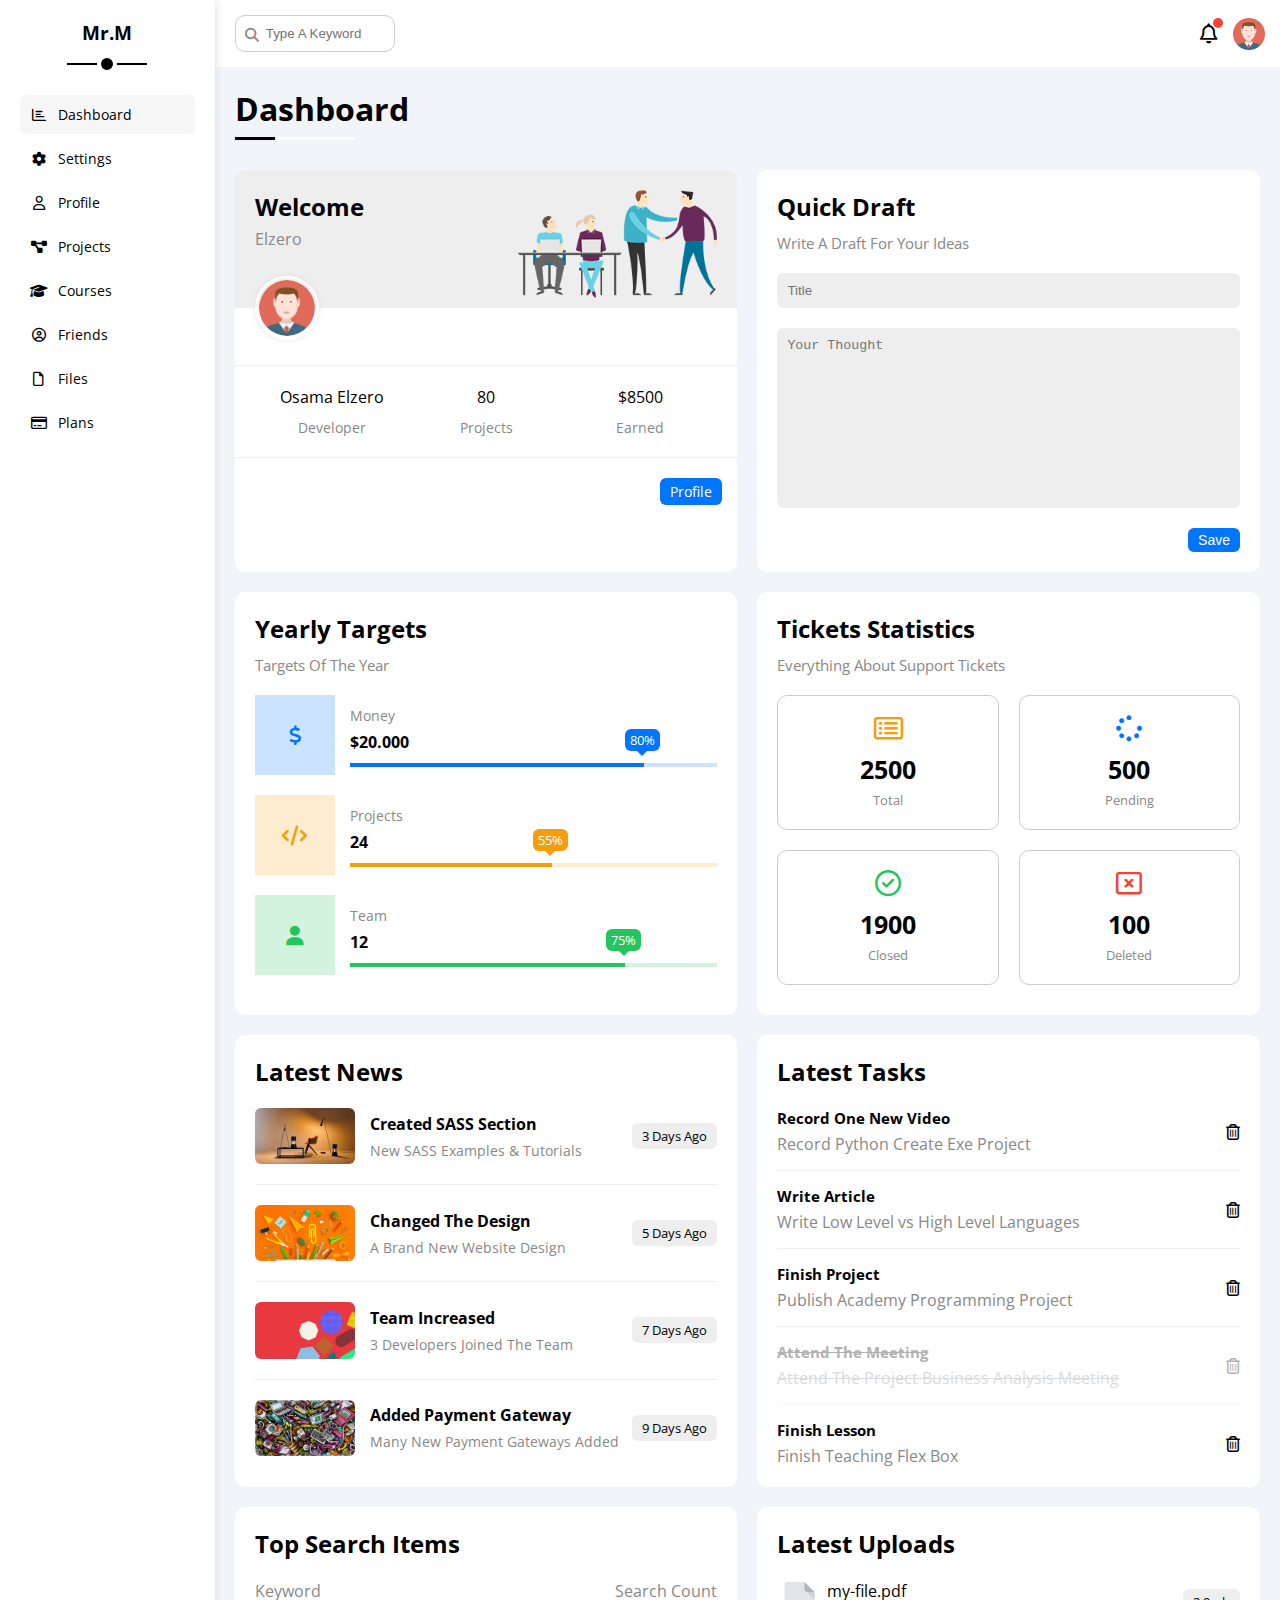
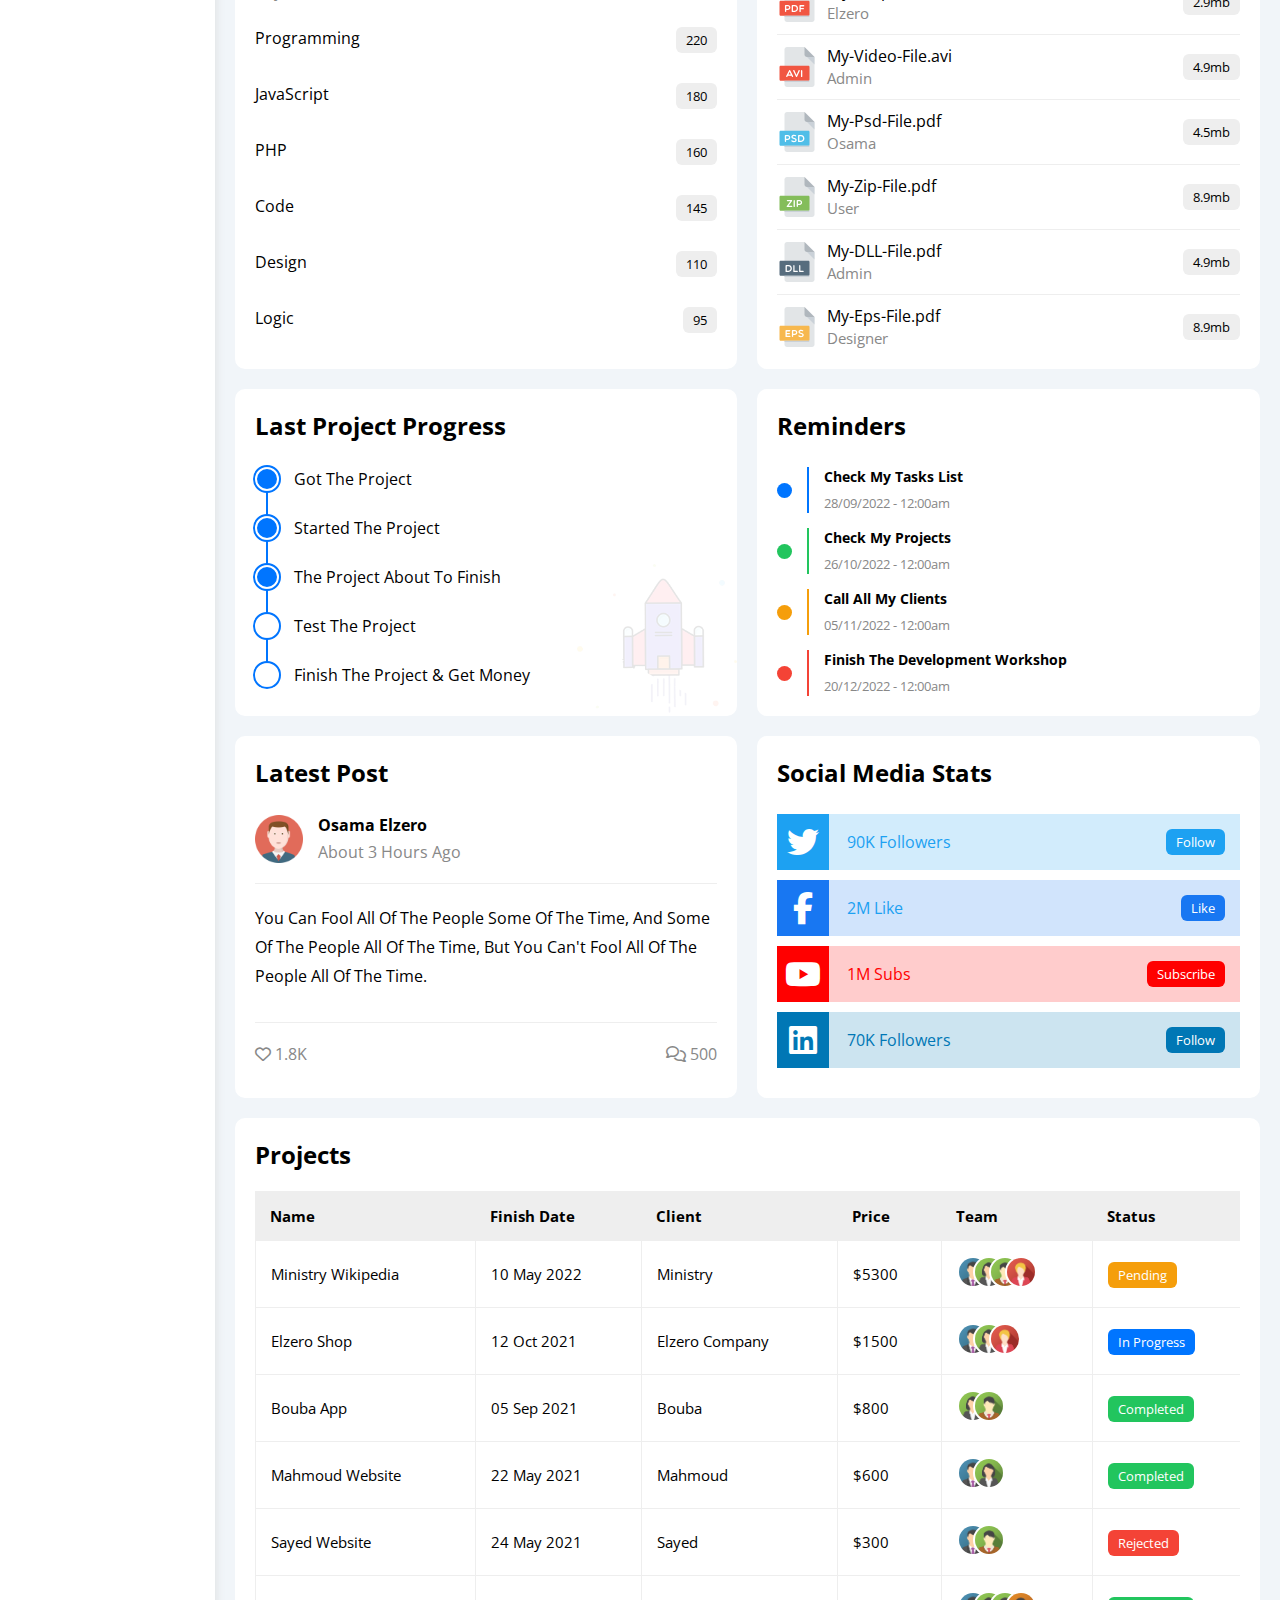
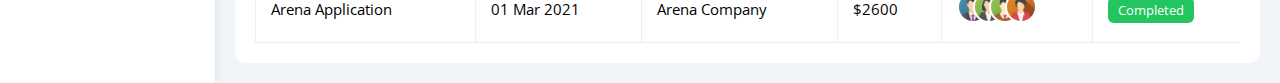
<file: index.html>
<!DOCTYPE html>
<html lang="en">
<head>
    <meta charset="UTF-8" />
    <meta http-equiv="X-UA-Compatible" content="IE=edge" />
    <meta name="viewport" content="width=device-width, initial-scale=1.0" />
    <title>Dashboard</title>
    <link rel="stylesheet" href="css/all.min.css" />
    <link rel="stylesheet" href="css/framework.css" />
    <link rel="stylesheet" href="css/master.css" />
    <link rel="stylesheet" href="css/pages/Dashboard.css" />
    <link rel="preconnect" href="https://fonts.googleapis.com" />
    <link rel="preconnect" href="https://fonts.gstatic.com" crossorigin />
    <link href="https://fonts.googleapis.com/css2?family=Open+Sans:wght@300;500&display=swap" rel="stylesheet" />
</head>
<body>
    <div class="page d-flex">
    <div class="sidebar bg-white p-20 p-relative">
        <h3 class="p-relative txt-c mt-0">Mr.M</h3>
        <ul>
        <li>
            <a class="active d-flex align-center fs-14 c-black rad-6 p-10" href="index.html">
            <i class="fa-regular fa-chart-bar fa-fw"></i>
            <span>Dashboard</span>
            </a>
        </li>
        <li>
            <a class="d-flex align-center fs-14 c-black rad-6 p-10" href="settings.html">
            <i class="fa-solid fa-gear fa-fw"></i>
            <span>Settings</span>
            </a>
        </li>
        <li>
            <a class="d-flex align-center fs-14 c-black rad-6 p-10" href="profile.html">
            <i class="fa-regular fa-user fa-fw"></i>
            <span>Profile</span>
            </a>
        </li>
        <li>
            <a class="d-flex align-center fs-14 c-black rad-6 p-10" href="projects.html">
            <i class="fa-solid fa-diagram-project fa-fw"></i>
            <span>Projects</span>
            </a>
        </li>
        <li>
            <a class="d-flex align-center fs-14 c-black rad-6 p-10" href="courses.html">
            <i class="fa-solid fa-graduation-cap fa-fw"></i>
            <span>Courses</span>
            </a>
        </li>
        <li>
            <a class="d-flex align-center fs-14 c-black rad-6 p-10" href="friends.html">
            <i class="fa-regular fa-circle-user fa-fw"></i>
            <span>Friends</span>
            </a>
        </li>
        <li>
            <a class="d-flex align-center fs-14 c-black rad-6 p-10" href="files.html">
            <i class="fa-regular fa-file fa-fw"></i>
            <span>Files</span>
            </a>
        </li>
        <li>
            <a class="d-flex align-center fs-14 c-black rad-6 p-10" href="plans.html">
            <i class="fa-regular fa-credit-card fa-fw"></i>
            <span>Plans</span>
            </a>
        </li>
        </ul>
    </div>
    <div class="content w-full">
        <!-- Start Head -->
        <div class="head bg-white p-15 between-flex">
        <div class="search p-relative">
            <input class="p-10" type="search" placeholder="Type A Keyword" />
        </div>
        <div class="icons d-flex align-center">
            <span class="notification p-relative">
            <i class="fa-regular fa-bell fa-lg"></i>
            </span>
            <img src="imgs/avatar.png" alt="" />
        </div>
        </div>
        <!-- End Head -->
        <h1 class="p-relative">Dashboard</h1>
        <div class="wrapper d-grid gap-20">
        <!-- Start Welcome Widget -->
        <div class="welcome bg-white rad-10 txt-c-mobile block-mobile">
            <div class="intro p-20 d-flex space-between bg-eee">
            <div>
                <h2 class="m-0">Welcome</h2>
                <p class="c-grey mt-5">Elzero</p>
            </div>
            <img class="hide-mobile" src="imgs/welcome.png" alt="" />
            </div>
            <img src="imgs/avatar.png" alt="" class="avatar" />
            <div class="body txt-c d-flex p-20 mt-20 mb-20 block-mobile">
            <div>Osama Elzero <span class="d-block c-grey fs-14 mt-10">Developer</span></div>
            <div>80 <span class="d-block c-grey fs-14 mt-10">Projects</span></div>
            <div>$8500 <span class="d-block c-grey fs-14 mt-10">Earned</span></div>
            </div>
            <a href="profile.html" class="visit d-block fs-14 bg-blue c-white w-fit btn-shape">Profile</a>
        </div>
        <!-- End Welcome Widget -->
        <!-- Start Quick Draft Widget -->
        <div class="quick-draft p-20 bg-white rad-10">
            <h2 class="mt-0 mb-10">Quick Draft</h2>
            <p class="mt-0 mb-20 c-grey fs-15">Write A Draft For Your Ideas</p>
            <form>
            <input class="d-block mb-20 w-full p-10 b-none bg-eee rad-6" type="text" placeholder="Title" />
            <textarea class="d-block mb-20 w-full p-10 b-none bg-eee rad-6" placeholder="Your Thought"></textarea>
            <input class="save d-block fs-14 bg-blue c-white b-none w-fit btn-shape" type="submit" value="Save" />
            </form>
        </div>
        <!-- End Quick Draft Widget -->
        <!-- Start Targets Widget -->
        <div class="targets p-20 bg-white rad-10">
            <h2 class="mt-0 mb-10">Yearly Targets</h2>
            <p class="mt-0 mb-20 c-grey fs-15">Targets Of The Year</p>
            <div class="target-row mb-20 blue center-flex">
            <div class="icon center-flex">
                <i class="fa-solid fa-dollar-sign fa-lg c-blue"></i>
            </div>
            <div class="details">
                <span class="fs-14 c-grey">Money</span>
                <span class="d-block mt-5 mb-10 fw-bold">$20.000</span>
                <div class="progress p-relative">
                <span class="bg-blue blue" style="width: 80%">
                    <span class="bg-blue">80%</span>
                </span>
                </div>
            </div>
            </div>
            <div class="target-row mb-20 center-flex orange">
            <div class="icon center-flex">
                <i class="fa-solid fa-code fa-lg c-orange"></i>
            </div>
            <div class="details">
                <span class="fs-14 c-grey">Projects</span>
                <span class="d-block mt-5 mb-10 fw-bold">24</span>
                <div class="progress p-relative">
                <span class="bg-orange orange" style="width: 55%">
                    <span class="bg-orange">55%</span>
                </span>
                </div>
            </div>
            </div>
            <div class="target-row mb-20 center-flex green">
            <div class="icon center-flex">
                <i class="fa-solid fa-user fa-lg c-green"></i>
            </div>
            <div class="details">
                <span class="fs-14 c-grey">Team</span>
                <span class="d-block mt-5 mb-10 fw-bold">12</span>
                <div class="progress p-relative">
                <span class="bg-green green" style="width: 75%">
                    <span class="bg-green">75%</span>
                </span>
                </div>
            </div>
            </div>
        </div>
        <!-- End Targets Widget -->
        <!-- Start Ticket Widget -->
        <div class="tickets p-20 bg-white rad-10">
            <h2 class="mt-0 mb-10">Tickets Statistics</h2>
            <p class="mt-0 mb-20 c-grey fs-15">Everything About Support Tickets</p>
            <div class="d-flex txt-c gap-20 f-wrap">
            <div class="box p-20 rad-10 fs-13 c-grey">
                <i class="fa-regular fa-rectangle-list fa-2x mb-10 c-orange"></i>
                <span class="d-block c-black fw-bold fs-25 mb-5">2500</span>
                Total
            </div>
            <div class="box p-20 rad-10 fs-13 c-grey">
                <i class="fa-solid fa-spinner fa-2x mb-10 c-blue"></i>
                <span class="d-block c-black fw-bold fs-25 mb-5">500</span>
                Pending
            </div>
            <div class="box p-20 rad-10 fs-13 c-grey">
                <i class="fa-regular fa-circle-check fa-2x mb-10 c-green"></i>
                <span class="d-block c-black fw-bold fs-25 mb-5">1900</span>
                Closed
            </div>
            <div class="box p-20 rad-10 fs-13 c-grey">
                <i class="fa-regular fa-rectangle-xmark fa-2x mb-10 c-red"></i>
                <span class="d-block c-black fw-bold fs-25 mb-5">100</span>
                Deleted
            </div>
            </div>
        </div>
        <!-- End Ticket Widget -->
        <!-- Start Latest News Widget -->
        <div class="latest-news p-20 bg-white rad-10 txt-c-mobile">
            <h2 class="mt-0 mb-20">Latest News</h2>
            <div class="news-row d-flex align-center">
            <img src="imgs/news-01.png" alt="" />
            <div class="info">
                <h3>Created SASS Section</h3>
                <p class="m-0 fs-14 c-grey">New SASS Examples & Tutorials</p>
            </div>
            <div class="btn-shape bg-eee fs-13 label">3 Days Ago</div>
            </div>
            <div class="news-row d-flex align-center">
            <img src="imgs/news-02.png" alt="" />
            <div class="info">
                <h3>Changed The Design</h3>
                <p class="m-0 fs-14 c-grey">A Brand New Website Design</p>
            </div>
            <div class="btn-shape bg-eee fs-13 label">5 Days Ago</div>
            </div>
            <div class="news-row d-flex align-center">
            <img src="imgs/news-03.png" alt="" />
            <div class="info">
                <h3>Team Increased</h3>
                <p class="m-0 fs-14 c-grey">3 Developers Joined The Team</p>
            </div>
            <div class="btn-shape bg-eee fs-13 label">7 Days Ago</div>
            </div>
            <div class="news-row d-flex align-center">
            <img src="imgs/news-04.png" alt="" />
            <div class="info">
                <h3>Added Payment Gateway</h3>
                <p class="m-0 fs-14 c-grey">Many New Payment Gateways Added</p>
            </div>
            <div class="btn-shape bg-eee fs-13 label">9 Days Ago</div>
            </div>
        </div>
        <!-- End Latest News Widget -->
        <!-- Start Tasks Widget -->
        <div class="tasks p-20 bg-white rad-10">
            <h2 class="mt-0 mb-20">Latest Tasks</h2>
            <div class="task-row between-flex">
            <div class="info">
                <h3 class="mt-0 mb-5 fs-15">Record One New Video</h3>
                <p class="m-0 c-grey">Record Python Create Exe Project</p>
            </div>
            <i class="fa-regular fa-trash-can delete"></i>
            </div>
            <div class="task-row between-flex">
            <div class="info">
                <h3 class="mt-0 mb-5 fs-15">Write Article</h3>
                <p class="m-0 c-grey">Write Low Level vs High Level Languages</p>
            </div>
            <i class="fa-regular fa-trash-can delete"></i>
            </div>
            <div class="task-row between-flex">
            <div class="info">
                <h3 class="mt-0 mb-5 fs-15">Finish Project</h3>
                <p class="m-0 c-grey">Publish Academy Programming Project</p>
            </div>
            <i class="fa-regular fa-trash-can delete"></i>
            </div>
            <div class="task-row between-flex done">
            <div class="info">
                <h3 class="mt-0 mb-5 fs-15">Attend The Meeting</h3>
                <p class="m-0 c-grey">Attend The Project Business Analysis Meeting</p>
            </div>
            <i class="fa-regular fa-trash-can delete"></i>
            </div>
            <div class="task-row between-flex">
            <div class="info">
                <h3 class="mt-0 mb-5 fs-15">Finish Lesson</h3>
                <p class="m-0 c-grey">Finish Teaching Flex Box</p>
            </div>
            <i class="fa-regular fa-trash-can delete"></i>
            </div>
        </div>
        <!-- End Tasks -->
        <!-- Start Top Search Word Widget -->
        <div class="search-items p-20 bg-white rad-10">
            <h2 class="mt-0 mb-20">Top Search Items</h2>
            <div class="items-head d-flex space-between c-grey mb-10">
            <div>Keyword</div>
            <div>Search Count</div>
            </div>
            <div class="items d-flex space-between pt-15 pb-15">
            <span>Programming</span>
            <span class="bg-eee fs-13 btn-shape">220</span>
            </div>
            <div class="items d-flex space-between pt-15 pb-15">
            <span>JavaScript</span>
            <span class="bg-eee btn-shape fs-13">180</span>
            </div>
            <div class="items d-flex space-between pt-15 pb-15">
            <span>PHP</span>
            <span class="bg-eee btn-shape fs-13">160</span>
            </div>
            <div class="items d-flex space-between pt-15 pb-15">
            <span>Code</span>
            <span class="bg-eee btn-shape fs-13">145</span>
            </div>
            <div class="items d-flex space-between pt-15 pb-15">
            <span>Design</span>
            <span class="bg-eee btn-shape fs-13">110</span>
            </div>
            <div class="items d-flex space-between pt-15 pb-15">
            <span>Logic</span>
            <span class="bg-eee btn-shape fs-13">95</span>
            </div>
        </div>
        <!-- End Top Search Word Widget -->
        <!-- Start Latest Uploads Widget -->
        <div class="latest-uploads p-20 bg-white rad-10">
            <h2 class="mt-0 mb-20">Latest Uploads</h2>
            <ul class="m-0">
            <li class="between-flex pb-10 mb-10">
                <div class="d-flex align-center">
                <img class="mr-10" src="imgs/pdf.svg" alt="" />
                <div>
                    <span class="d-block">my-file.pdf</span>
                    <span class="fs-15 c-grey">Elzero</span>
                </div>
                </div>
                <div class="bg-eee btn-shape fs-13">2.9mb</div>
            </li>
            <li class="between-flex pb-10 mb-10">
                <div class="d-flex align-center">
                <img class="mr-10" src="imgs/avi.svg" alt="" />
                <div>
                    <span class="d-block">My-Video-File.avi</span>
                    <span class="fs-15 c-grey">Admin</span>
                </div>
                </div>
                <div class="bg-eee btn-shape fs-13">4.9mb</div>
            </li>
            <li class="between-flex pb-10 mb-10">
                <div class="d-flex align-center">
                <img class="mr-10" src="imgs/psd.svg" alt="" />
                <div>
                    <span class="d-block">My-Psd-File.pdf</span>
                    <span class="fs-15 c-grey">Osama</span>
                </div>
                </div>
                <div class="bg-eee btn-shape fs-13">4.5mb</div>
            </li>
            <li class="between-flex pb-10 mb-10">
                <div class="d-flex align-center">
                <img class="mr-10" src="imgs/zip.svg" alt="" />
                <div>
                    <span class="d-block">My-Zip-File.pdf</span>
                    <span class="fs-15 c-grey">User</span>
                </div>
                </div>
                <div class="bg-eee btn-shape fs-13">8.9mb</div>
            </li>
            <li class="between-flex pb-10 mb-10">
                <div class="d-flex align-center">
                <img class="mr-10" src="imgs/dll.svg" alt="" />
                <div>
                    <span class="d-block">My-DLL-File.pdf</span>
                    <span class="fs-15 c-grey">Admin</span>
                </div>
                </div>
                <div class="bg-eee btn-shape fs-13">4.9mb</div>
            </li>
            <li class="between-flex">
                <div class="d-flex align-center">
                <img class="mr-10" src="imgs/eps.svg" alt="" />
                <div>
                    <span class="d-block">My-Eps-File.pdf</span>
                    <span class="fs-15 c-grey">Designer</span>
                </div>
                </div>
                <div class="bg-eee btn-shape fs-13">8.9mb</div>
            </li>
            </ul>
        </div>
        <!-- End Latest Uploads Widget -->
        <!-- Start Last Project Progress Widget -->
        <div class="last-project p-20 bg-white rad-10 p-relative">
            <h2 class="mt-0 mb-20">Last Project Progress</h2>
            <ul class="m-0 p-relative">
            <li class="mt-25 d-flex align-center done">Got The Project</li>
            <li class="mt-25 d-flex align-center done">Started The Project</li>
            <li class="mt-25 d-flex align-center done">The Project About To Finish</li>
            <li class="mt-25 d-flex align-center current">Test The Project</li>
            <li class="mt-25 d-flex align-center">Finish The Project & Get Money</li>
            </ul>
            <img class="launch-icon hide-mobile" src="imgs/project.png" alt="" />
        </div>
        <!-- End Last Project Progress Widget -->
        <!-- Start Reminders Widget -->
        <div class="reminders p-20 bg-white rad-10 p-relative">
            <h2 class="mt-0 mb-25">Reminders</h2>
            <ul class="m-0">
            <li class="d-flex align-center mt-15">
                <span class="key bg-blue mr-15 d-block rad-half"></span>
                <div class="pl-15 blue">
                <p class="fs-14 fw-bold mt-0 mb-5">Check My Tasks List</p>
                <span class="fs-13 c-grey">28/09/2022 - 12:00am</span>
                </div>
            </li>
            <li class="d-flex align-center mt-15">
                <span class="key bg-green mr-15 d-block rad-half"></span>
                <div class="pl-15 green">
                <p class="fs-14 fw-bold mt-0 mb-5">Check My Projects</p>
                <span class="fs-13 c-grey">26/10/2022 - 12:00am</span>
                </div>
            </li>
            <li class="d-flex align-center mt-15">
                <span class="key bg-orange mr-15 d-block rad-half"></span>
                <div class="pl-15 orange">
                <p class="fs-14 fw-bold mt-0 mb-5">Call All My Clients</p>
                <span class="fs-13 c-grey">05/11/2022 - 12:00am</span>
                </div>
            </li>
            <li class="d-flex align-center mt-15">
                <span class="key bg-red mr-15 d-block rad-half"></span>
                <div class="pl-15 red">
                <p class="fs-14 fw-bold mt-0 mb-5">Finish The Development Workshop</p>
                <span class="fs-13 c-grey">20/12/2022 - 12:00am</span>
                </div>
            </li>
            </ul>
        </div>
        <!-- End Reminders Widget -->
        <!-- Start Latest Post Widget -->
        <div class="latest-post p-20 bg-white rad-10 p-relative">
            <h2 class="mt-0 mb-25">Latest Post</h2>
            <div class="top d-flex align-center">
            <img class="avatar mr-15" src="imgs/avatar.png" alt="" />
            <div class="info">
                <span class="d-block mb-5 fw-bold">Osama Elzero</span>
                <span class="c-grey">About 3 Hours Ago</span>
            </div>
            </div>
            <div class="post-content txt-c-mobile pt-20 pb-20 mt-20 mb-20">
            You can fool all of the people some of the time, and some of the people all of the time, but you can't
            fool all of the people all of the time.
            </div>
            <div class="post-stats between-flex c-grey">
            <div>
                <i class="fa-regular fa-heart"></i>
                <span>1.8K</span>
            </div>
            <div>
                <i class="fa-regular fa-comments"></i>
                <span>500</span>
            </div>
            </div>
        </div>
        <!-- End Latest Post Widget -->
        <!-- Start Social Media Stats Widget -->
        <div class="social-media p-20 bg-white rad-10 p-relative">
            <h2 class="mt-0 mb-25">Social Media Stats</h2>
            <div class="box twitter p-15 p-relative mb-10 between-flex">
            <i class="fa-brands fa-twitter fa-2x c-white h-full center-flex"></i>
            <span>90K Followers</span>
            <a class="fs-13 c-white btn-shape" href="#">Follow</a>
            </div>
            <div class="box facebook p-15 p-relative mb-10 between-flex">
            <i class="fa-brands fa-facebook-f fa-2x c-white h-full center-flex"></i>
            <span>2M Like</span>
            <a class="fs-13 c-white btn-shape" href="#">Like</a>
            </div>
            <div class="box youtube p-15 p-relative mb-10 between-flex">
            <i class="fa-brands fa-youtube fa-2x c-white h-full center-flex"></i>
            <span>1M Subs</span>
            <a class="fs-13 c-white btn-shape" href="#">Subscribe</a>
            </div>
            <div class="box linkedin p-15 p-relative mb-10 between-flex">
            <i class="fa-brands fa-linkedin fa-2x c-white h-full center-flex"></i>
            <span>70K Followers</span>
            <a class="fs-13 c-white btn-shape" href="#">Follow</a>
            </div>
        </div>
        <!-- Start End Media Stats Widget -->
        </div>
        <!-- Start Projects Table -->
        <div class="projects p-20 bg-white rad-10 m-20">
        <h2 class="mt-0 mb-20">Projects</h2>
        <div class="responsive-table">
            <table class="fs-15 w-full">
            <thead>
                <tr>
                <td>Name</td>
                <td>Finish Date</td>
                <td>Client</td>
                <td>Price</td>
                <td>Team</td>
                <td>Status</td>
                </tr>
            </thead>
            <tbody>
                <tr>
                <td>Ministry Wikipedia</td>
                <td>10 May 2022</td>
                <td>Ministry</td>
                <td>$5300</td>
                <td>
                    <img src="imgs/team-01.png" alt="" />
                    <img src="imgs/team-02.png" alt="" />
                    <img src="imgs/team-03.png" alt="" />
                    <img src="imgs/team-05.png" alt="" />
                </td>
                <td>
                    <span class="label btn-shape bg-orange c-white">Pending</span>
                </td>
                </tr>
                <tr>
                <td>Elzero Shop</td>
                <td>12 Oct 2021</td>
                <td>Elzero Company</td>
                <td>$1500</td>
                <td>
                    <img src="imgs/team-01.png" alt="" />
                    <img src="imgs/team-02.png" alt="" />
                    <img src="imgs/team-05.png" alt="" />
                </td>
                <td><span class="label btn-shape bg-blue c-white">In Progress</span></td>
                </tr>
                <tr>
                <td>Bouba App</td>
                <td>05 Sep 2021</td>
                <td>Bouba</td>
                <td>$800</td>
                <td>
                    <img src="imgs/team-02.png" alt="" />
                    <img src="imgs/team-03.png" alt="" />
                </td>
                <td><span class="label btn-shape bg-green c-white">Completed</span></td>
                </tr>
                <tr>
                <td>Mahmoud Website</td>
                <td>22 May 2021</td>
                <td>Mahmoud</td>
                <td>$600</td>
                <td>
                    <img src="imgs/team-01.png" alt="" />
                    <img src="imgs/team-02.png" alt="" />
                </td>
                <td><span class="label btn-shape bg-green c-white">Completed</span></td>
                </tr>
                <tr>
                <td>Sayed Website</td>
                <td>24 May 2021</td>
                <td>Sayed</td>
                <td>$300</td>
                <td>
                    <img src="imgs/team-01.png" alt="" />
                    <img src="imgs/team-03.png" alt="" />
                </td>
                <td><span class="label btn-shape bg-red c-white">Rejected</span></td>
                </tr>
                <tr>
                <td>Arena Application</td>
                <td>01 Mar 2021</td>
                <td>Arena Company</td>
                <td>$2600</td>
                <td>
                    <img src="imgs/team-01.png" alt="" />
                    <img src="imgs/team-02.png" alt="" />
                    <img src="imgs/team-03.png" alt="" />
                    <img src="imgs/team-04.png" alt="" />
                </td>
                <td><span class="label btn-shape bg-green c-white">Completed</span></td>
                </tr>
            </tbody>
            </table>
        </div>
        </div>
        <!-- End Projects Table -->
    </div>
    </div>
</body>
</html>
</file>
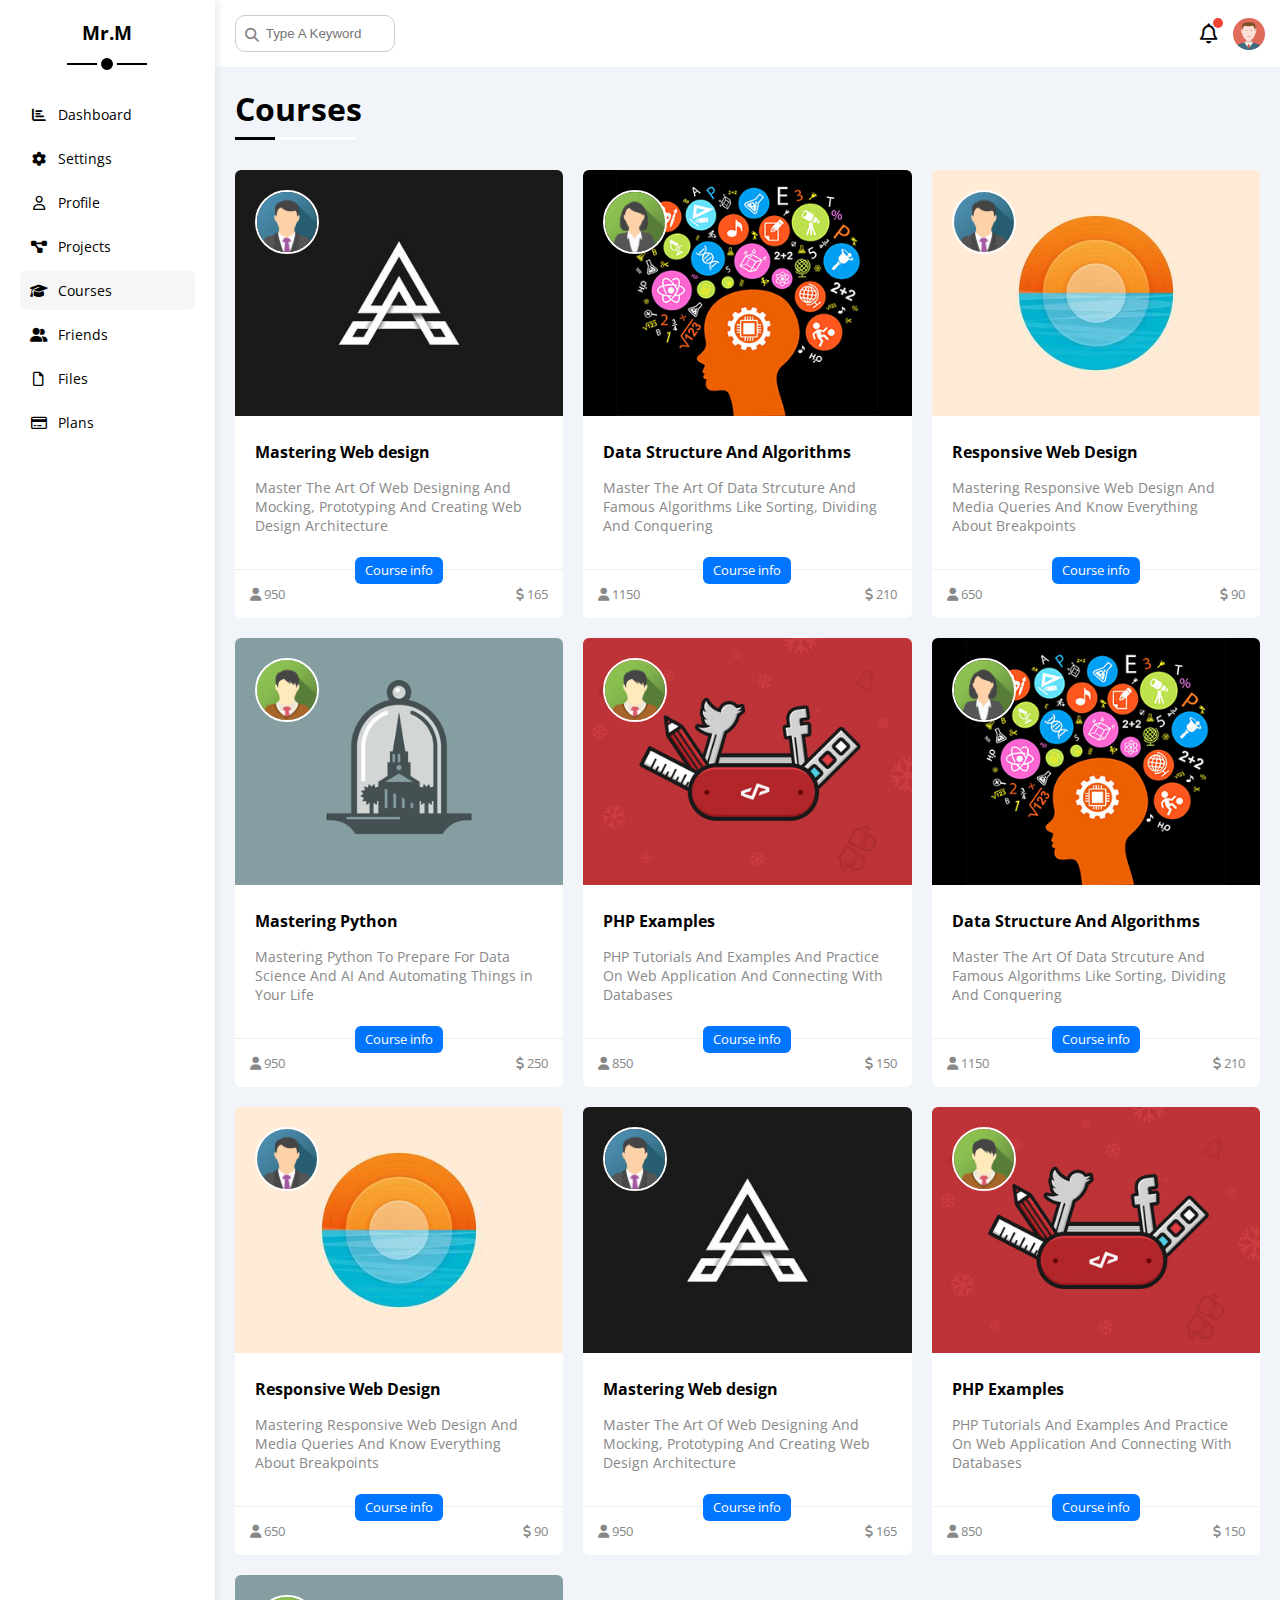
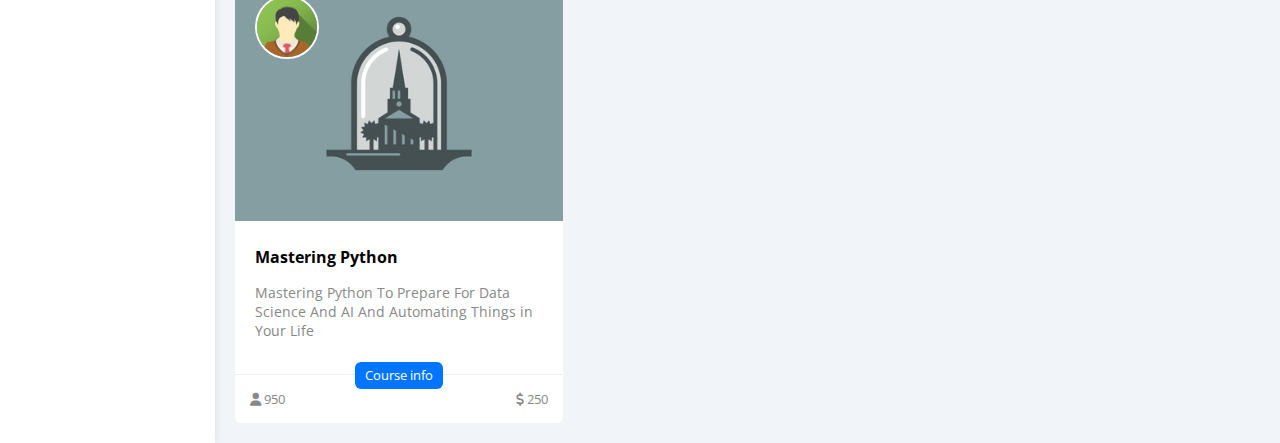
<file: courses.html>
<!DOCTYPE html>
<html lang="en">
<head>
    <meta charset="UTF-8">
    <meta name="viewport" content="width=device-width, initial-scale=1.0">
    <!-- Main Style sheets -->
    <link rel="stylesheet" href="css/all.min.css" />
    <link rel="stylesheet" href="css/framework.css" />
    <!-- Pages Stylesheets -->
    <link rel="stylesheet" href="css/master.css" />
    <link rel="stylesheet" href="css/pages/Courses.css" />
    <!-- Google Fonts -->
    <link rel="preconnect" href="https://fonts.googleapis.com">
    <link rel="preconnect" href="https://fonts.gstatic.com" crossorigin>
    <link href="https://fonts.googleapis.com/css2?family=Open+Sans:ital,wght@0,300..800;1,300..800&display=swap" rel="stylesheet">
    <title>Courses</title>
</head>
<body class="bg-ee">
    <div class="page d-flex">
        <div class="sidebar bg-white p-20 p-relative">
            <h3 class="p-relative txt-c mt-0">Mr.M</h3>
            <ul>
                <li>
                    <a class="d-flex align-center fs-14 c-black rad-6 p-10" href="index.html">
                        <i class="fa-solid fa-chart-bar fa-fw"></i>
                        <span class="fs-14 hide-mobile">Dashboard</span>
                    </a>
                </li>
                <li>
                    <a class="d-flex align-center fs-14 c-black rad-6 p-10" href="settings.html">
                        <i class="fa-solid fa-gear fa-fw"></i>
                        <span class="fs-14 hide-mobile">Settings</span>
                    </a>
                </li>
                <li>
                    <a class="d-flex align-center fs-14 c-black rad-6 p-10" href="profile.html">
                        <i class="fa-regular fa-user fa-fw"></i>
                        <span class="fs-14 hide-mobile">Profile</span>
                    </a>
                </li>
                <li>
                    <a class="d-flex align-center fs-14 c-black rad-6 p-10" href="projects.html">
                        <i class="fa-solid fa-diagram-project fa-fw"></i>
                        <span class="fs-14 hide-mobile">Projects</span>
                    </a>
                </li>
                <li>
                    <a class="active d-flex align-center fs-14 c-black rad-6 p-10" href="courses.html">
                        <i class="fa-solid fa-graduation-cap fa-fw"></i>
                        <span class="fs-14 hide-mobile">Courses</span>
                    </a>
                </li>
                <li>
                    <a class="d-flex align-center fs-14 c-black rad-6 p-10" href="friends.html">
                        <i class="fa-solid fa-user-group fa-fw"></i>
                        <span class="fs-14 hide-mobile">Friends</span>
                    </a>
                </li>
                <li>
                    <a class="d-flex align-center fs-14 c-black rad-6 p-10" href="files.html">
                        <i class="fa-regular fa-file fa-fw"></i>
                        <span class="fs-14 hide-mobile">Files</span>
                    </a>
                </li>
                <li>
                    <a class="d-flex align-center fs-14 c-black rad-6 p-10" href="plans.html">
                        <i class="fa-regular fa-credit-card fa-fw"></i>
                        <span class="fs-14 hide-mobile">Plans</span>
                    </a>
                </li>
            </ul>
        </div>
        <div class="content w-full ov-hidden">
            <!-- Start Head -->
            <div class="head bg-white p-15 between-flex">
                <div class="search p-relative">
                    <input class="p-10" type="search" placeholder="Type A Keyword" />
                </div>
                <div class="icons d-flex align-center">
                    <span class="notification p-relative">
                    <i class="fa-regular fa-bell fa-lg"></i>
                    </span>
                    <img src="imgs/avatar.png" alt="" />
                </div>
            </div>
            <h1 class="p-relative">Courses</h1>
            <!-- End Head -->
            <!-- Start Courses Page -->
            <div class="courses-page d-grid m-20 gap-20">
                <div class="bg-white p-relative rad-6 course">
                    <img class="cover" src="imgs/course-01.jpg" alt="" />
                    <img class="instructor" src="imgs/team-01.png" alt="" />
                    <div class="p-20">
                        <h4 class="m-0">Mastering Web design</h4>
                        <p class="desc c-grey mt-15 fs-14">Master The Art Of Web Designing And Mocking, Prototyping And Creating Web Design Architecture</p>
                    </div>
                    <div class="info p-15 p-relative between-flex">
                        <span class="title bg-blue c-white btn-shape p-absolute">Course info</span>
                        <span class="c-grey">
                            <i class="fa-solid fa-user"></i>
                            950
                        </span>
                        <span class="c-grey">
                            <i class="fa-solid fa-dollar-sign"></i>
                            165
                        </span>
                    </div>
                </div>
                <div class="bg-white p-relative rad-6 course">
                    <img class="cover" src="imgs/course-02.jpg" alt="" />
                    <img class="instructor" src="imgs/team-02.png" alt="" />
                    <div class="p-20">
                        <h4 class="m-0">Data Structure And Algorithms</h4>
                        <p class="desc c-grey mt-15 fs-14">Master The Art Of Data Strcuture And Famous Algorithms Like Sorting, Dividing And Conquering</p>
                    </div>
                    <div class="info p-15 p-relative between-flex">
                        <span class="title bg-blue c-white btn-shape p-absolute">Course info</span>
                        <span class="c-grey">
                            <i class="fa-solid fa-user"></i>
                            1150
                        </span>
                        <span class="c-grey">
                            <i class="fa-solid fa-dollar-sign"></i>
                            210
                        </span>
                    </div>
                </div>
                <div class="bg-white p-relative rad-6 course">
                    <img class="cover" src="imgs/course-03.jpg" alt="" />
                    <img class="instructor" src="imgs/team-01.png" alt="" />
                    <div class="p-20">
                        <h4 class="m-0">Responsive Web Design</h4>
                        <p class="desc c-grey mt-15 fs-14">Mastering Responsive Web Design And Media Queries And Know Everything About Breakpoints</p>
                    </div>
                    <div class="info p-15 p-relative between-flex">
                        <span class="title bg-blue c-white btn-shape p-absolute">Course info</span>
                        <span class="c-grey">
                            <i class="fa-solid fa-user"></i>
                            650
                        </span>
                        <span class="c-grey">
                            <i class="fa-solid fa-dollar-sign"></i>
                            90
                        </span>
                    </div>
                </div>
                <div class="bg-white p-relative rad-6 course">
                    <img class="cover" src="imgs/course-04.jpg" alt="" />
                    <img class="instructor" src="imgs/team-03.png" alt="" />
                    <div class="p-20">
                        <h4 class="m-0">Mastering Python</h4>
                        <p class="desc c-grey mt-15 fs-14">Mastering Python To Prepare For Data Science And AI And Automating Things in Your Life</p>
                    </div>
                    <div class="info p-15 p-relative between-flex">
                        <span class="title bg-blue c-white btn-shape p-absolute">Course info</span>
                        <span class="c-grey">
                            <i class="fa-solid fa-user"></i>
                            950
                        </span>
                        <span class="c-grey">
                            <i class="fa-solid fa-dollar-sign"></i>
                            250
                        </span>
                    </div>
                </div>
                <div class="bg-white p-relative rad-6 course">
                    <img class="cover" src="imgs/course-05.jpg" alt="" />
                    <img class="instructor" src="imgs/team-03.png" alt="" />
                    <div class="p-20">
                        <h4 class="m-0">PHP Examples</h4>
                        <p class="desc c-grey mt-15 fs-14">PHP Tutorials And Examples And Practice On Web Application And Connecting With Databases</p>
                    </div>
                    <div class="info p-15 p-relative between-flex">
                        <span class="title bg-blue c-white btn-shape p-absolute">Course info</span>
                        <span class="c-grey">
                            <i class="fa-solid fa-user"></i>
                            850
                        </span>
                        <span class="c-grey">
                            <i class="fa-solid fa-dollar-sign"></i>
                            150
                        </span>
                    </div>
                </div>
                <div class="bg-white p-relative rad-6 course">
                    <img class="cover" src="imgs/course-02.jpg" alt="" />
                    <img class="instructor" src="imgs/team-02.png" alt="" />
                    <div class="p-20">
                        <h4 class="m-0">Data Structure And Algorithms</h4>
                        <p class="desc c-grey mt-15 fs-14">Master The Art Of Data Strcuture And Famous Algorithms Like Sorting, Dividing And Conquering</p>
                    </div>
                    <div class="info p-15 p-relative between-flex">
                        <span class="title bg-blue c-white btn-shape p-absolute">Course info</span>
                        <span class="c-grey">
                            <i class="fa-solid fa-user"></i>
                            1150
                        </span>
                        <span class="c-grey">
                            <i class="fa-solid fa-dollar-sign"></i>
                            210
                        </span>
                    </div>
                </div>
                <div class="bg-white p-relative rad-6 course">
                    <img class="cover" src="imgs/course-03.jpg" alt="" />
                    <img class="instructor" src="imgs/team-01.png" alt="" />
                    <div class="p-20">
                        <h4 class="m-0">Responsive Web Design</h4>
                        <p class="desc c-grey mt-15 fs-14">Mastering Responsive Web Design And Media Queries And Know Everything About Breakpoints</p>
                    </div>
                    <div class="info p-15 p-relative between-flex">
                        <span class="title bg-blue c-white btn-shape p-absolute">Course info</span>
                        <span class="c-grey">
                            <i class="fa-solid fa-user"></i>
                            650
                        </span>
                        <span class="c-grey">
                            <i class="fa-solid fa-dollar-sign"></i>
                            90
                        </span>
                    </div>
                </div>
                <div class="bg-white p-relative rad-6 course">
                    <img class="cover" src="imgs/course-01.jpg" alt="" />
                    <img class="instructor" src="imgs/team-01.png" alt="" />
                    <div class="p-20">
                        <h4 class="m-0">Mastering Web design</h4>
                        <p class="desc c-grey mt-15 fs-14">Master The Art Of Web Designing And Mocking, Prototyping And Creating Web Design Architecture</p>
                    </div>
                    <div class="info p-15 p-relative between-flex">
                        <span class="title bg-blue c-white btn-shape p-absolute">Course info</span>
                        <span class="c-grey">
                            <i class="fa-solid fa-user"></i>
                            950
                        </span>
                        <span class="c-grey">
                            <i class="fa-solid fa-dollar-sign"></i>
                            165
                        </span>
                    </div>
                </div>
                <div class="bg-white p-relative rad-6 course">
                    <img class="cover" src="imgs/course-05.jpg" alt="" />
                    <img class="instructor" src="imgs/team-03.png" alt="" />
                    <div class="p-20">
                        <h4 class="m-0">PHP Examples</h4>
                        <p class="desc c-grey mt-15 fs-14">PHP Tutorials And Examples And Practice On Web Application And Connecting With Databases</p>
                    </div>
                    <div class="info p-15 p-relative between-flex">
                        <span class="title bg-blue c-white btn-shape p-absolute">Course info</span>
                        <span class="c-grey">
                            <i class="fa-solid fa-user"></i>
                            850
                        </span>
                        <span class="c-grey">
                            <i class="fa-solid fa-dollar-sign"></i>
                            150
                        </span>
                    </div>
                </div>
                <div class="bg-white p-relative rad-6 course">
                    <img class="cover" src="imgs/course-04.jpg" alt="" />
                    <img class="instructor" src="imgs/team-03.png" alt="" />
                    <div class="p-20">
                        <h4 class="m-0">Mastering Python</h4>
                        <p class="desc c-grey mt-15 fs-14">Mastering Python To Prepare For Data Science And AI And Automating Things in Your Life</p>
                    </div>
                    <div class="info p-15 p-relative between-flex">
                        <span class="title bg-blue c-white btn-shape p-absolute">Course info</span>
                        <span class="c-grey">
                            <i class="fa-solid fa-user"></i>
                            950
                        </span>
                        <span class="c-grey">
                            <i class="fa-solid fa-dollar-sign"></i>
                            250
                        </span>
                    </div>
                </div>
            </div>
            <!-- End Courses Page -->
        </div>
    </div>
</body>
</html>
</file>
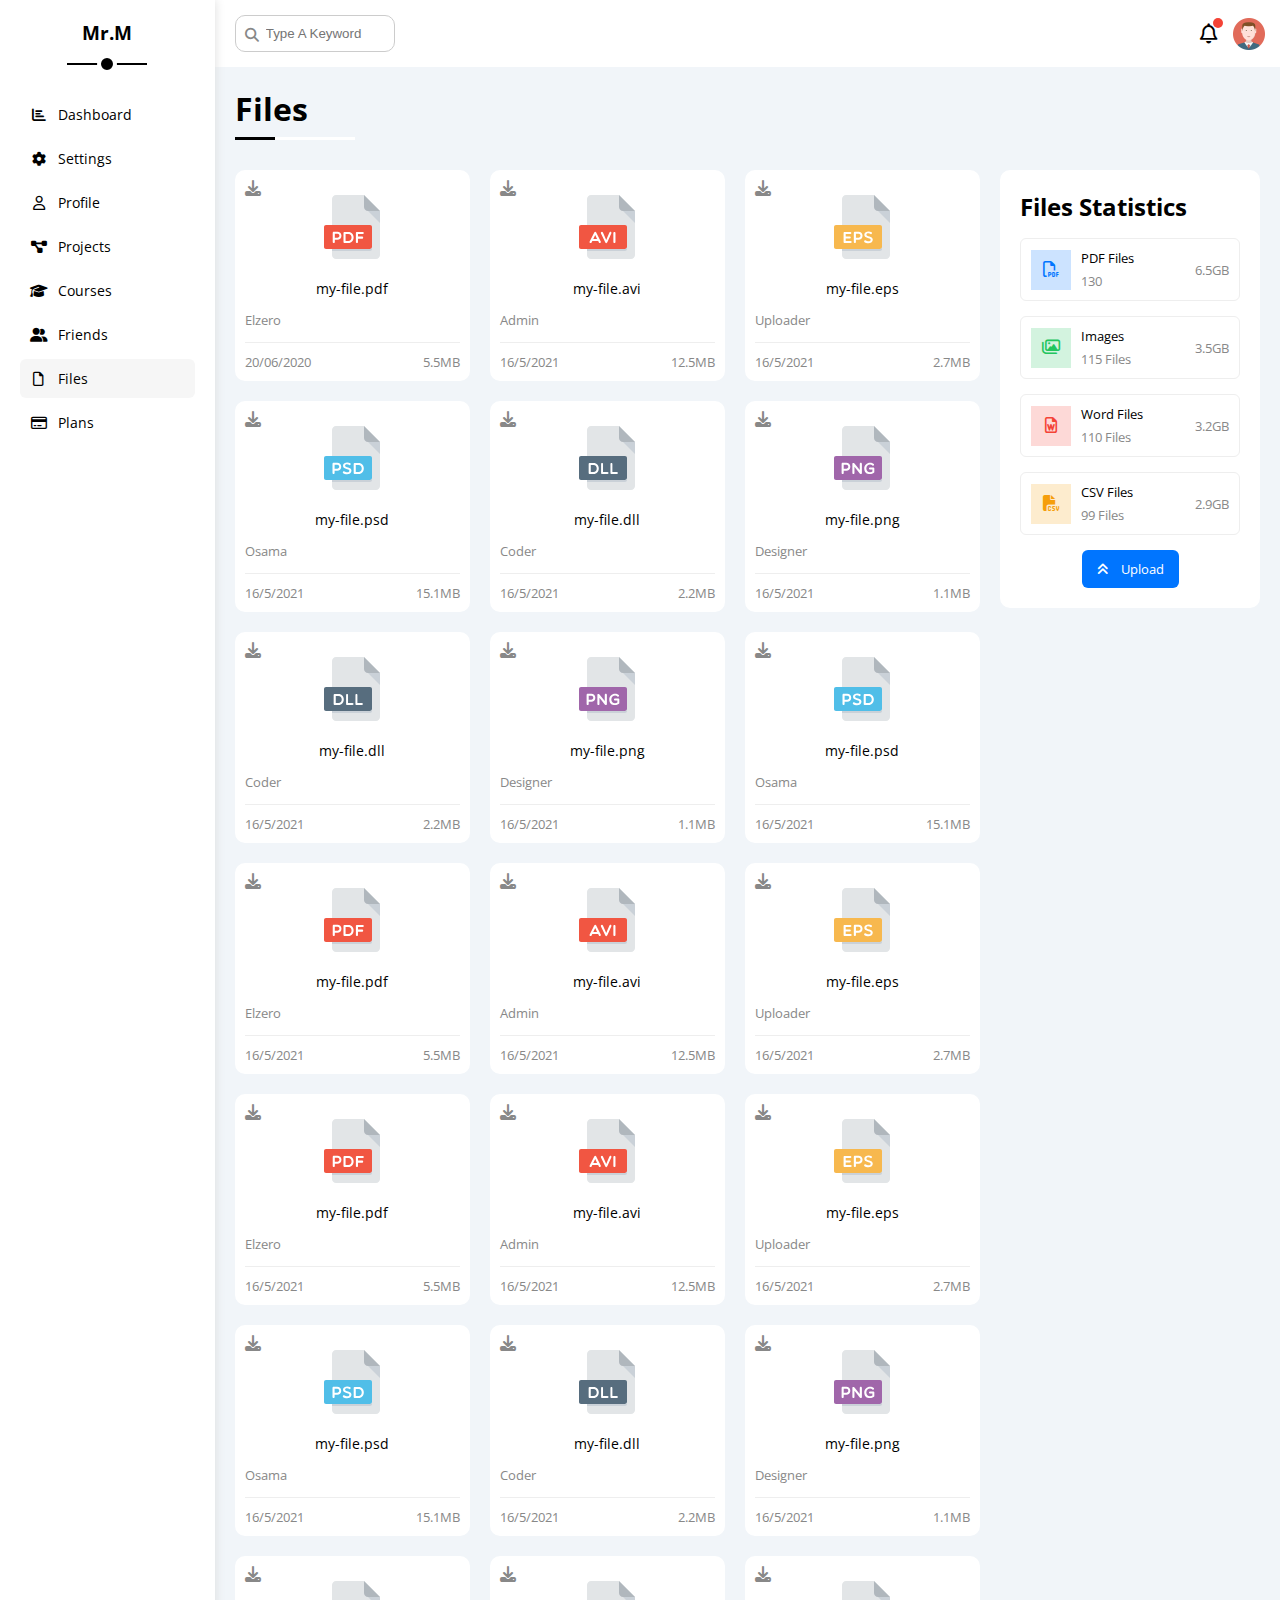
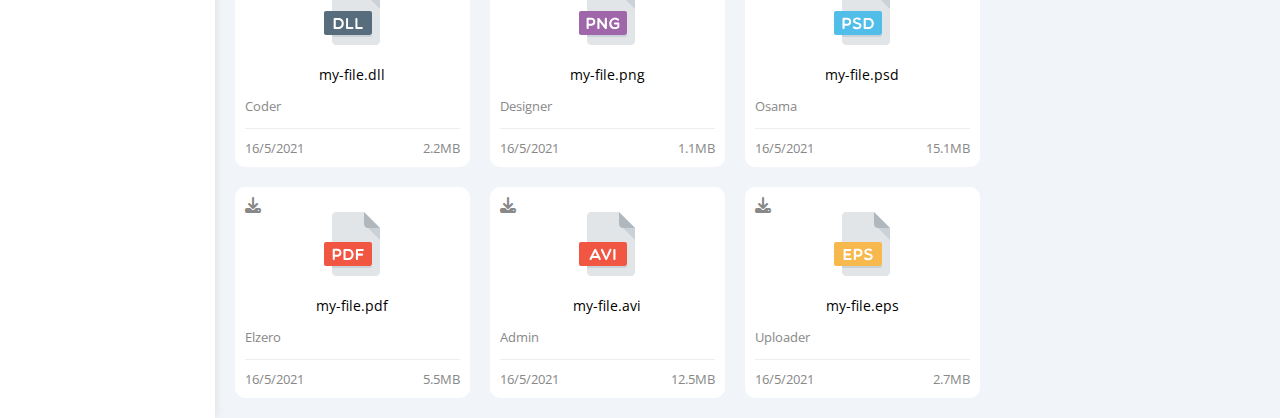
<file: files.html>
<!DOCTYPE html>
<html lang="en">
<head>
    <meta charset="UTF-8">
    <meta name="viewport" content="width=device-width, initial-scale=1.0">
    <!-- Main Style sheets -->
    <link rel="stylesheet" href="css/all.min.css" />
    <link rel="stylesheet" href="css/framework.css" />
    <!-- Pages Stylesheets -->
    <link rel="stylesheet" href="css/master.css" />
    <link rel="stylesheet" href="css/pages/Files.css" />
    <!-- Google Fonts -->
    <link rel="preconnect" href="https://fonts.googleapis.com">
    <link rel="preconnect" href="https://fonts.gstatic.com" crossorigin>
    <link href="https://fonts.googleapis.com/css2?family=Open+Sans:ital,wght@0,300..800;1,300..800&display=swap" rel="stylesheet">
    <title>Files</title>
</head>
<body class="bg-ee">
    <div class="page d-flex">
        <div class="sidebar bg-white p-20 p-relative">
            <h3 class="p-relative txt-c mt-0">Mr.M</h3>
            <ul>
                <li>
                    <a class="d-flex align-center fs-14 c-black rad-6 p-10" href="index.html">
                        <i class="fa-solid fa-chart-bar fa-fw"></i>
                        <span class="fs-14 hide-mobile">Dashboard</span>
                    </a>
                </li>
                <li>
                    <a class="d-flex align-center fs-14 c-black rad-6 p-10" href="settings.html">
                        <i class="fa-solid fa-gear fa-fw"></i>
                        <span class="fs-14 hide-mobile">Settings</span>
                    </a>
                </li>
                <li>
                    <a class="d-flex align-center fs-14 c-black rad-6 p-10" href="profile.html">
                        <i class="fa-regular fa-user fa-fw"></i>
                        <span class="fs-14 hide-mobile">Profile</span>
                    </a>
                </li>
                <li>
                    <a class="d-flex align-center fs-14 c-black rad-6 p-10" href="projects.html">
                        <i class="fa-solid fa-diagram-project fa-fw"></i>
                        <span class="fs-14 hide-mobile">Projects</span>
                    </a>
                </li>
                <li>
                    <a class="d-flex align-center fs-14 c-black rad-6 p-10" href="courses.html">
                        <i class="fa-solid fa-graduation-cap fa-fw"></i>
                        <span class="fs-14 hide-mobile">Courses</span>
                    </a>
                </li>
                <li>
                    <a class="d-flex align-center fs-14 c-black rad-6 p-10" href="friends.html">
                        <i class="fa-solid fa-user-group fa-fw"></i>
                        <span class="fs-14 hide-mobile">Friends</span>
                    </a>
                </li>
                <li>
                    <a class="active d-flex align-center fs-14 c-black rad-6 p-10" href="files.html">
                        <i class="fa-regular fa-file fa-fw"></i>
                        <span class="fs-14 hide-mobile">Files</span>
                    </a>
                </li>
                <li>
                    <a class="d-flex align-center fs-14 c-black rad-6 p-10" href="plans.html">
                        <i class="fa-regular fa-credit-card fa-fw"></i>
                        <span class="fs-14 hide-mobile">Plans</span>
                    </a>
                </li>
            </ul>
        </div>
        <div class="content w-full ov-hidden">
            <!-- Start Head -->
            <div class="head bg-white p-15 between-flex">
                <div class="search p-relative">
                    <input class="p-10" type="search" placeholder="Type A Keyword" />
                </div>
                <div class="icons d-flex align-center">
                    <span class="notification p-relative">
                    <i class="fa-regular fa-bell fa-lg"></i>
                    </span>
                    <img src="imgs/avatar.png" alt="" />
                </div>
            </div>
            <!-- End Head -->
            <h1 class="p-relative">Files</h1>
            <div class="files-page d-flex m-20 gap-20">
                <div class="files-stats p-20 bg-white rad-10">
                <h2 class="mt-0 mb-15 txt-c-mobile">Files Statistics</h2>
                <div class="d-flex align-center border-eee p-10 rad-6 mb-15 fs-13">
                    <i class="fa-regular fa-file-pdf fa-lg blue center-flex c-blue icon"></i>
                    <div class="info">
                    <span>PDF Files</span>
                    <span class="c-grey d-block mt-5">130</span>
                    </div>
                    <div class="size c-grey">6.5GB</div>
                </div>
                <div class="d-flex align-center border-eee p-10 rad-6 mb-15 fs-13">
                    <i class="fa-regular fa-images fa-lg green center-flex c-green icon"></i>
                    <div class="info">
                    <span>Images</span>
                    <span class="c-grey d-block mt-5">115 Files</span>
                    </div>
                    <div class="size c-grey">3.5GB</div>
                </div>
                <div class="d-flex align-center border-eee p-10 rad-6 mb-15 fs-13">
                    <i class="fa-regular fa-file-word fa-lg red center-flex c-red icon"></i>
                    <div class="info">
                    <span>Word Files</span>
                    <span class="c-grey d-block mt-5">110 Files</span>
                    </div>
                    <div class="size c-grey">3.2GB</div>
                </div>
                <div class="d-flex align-center border-eee p-10 rad-6 fs-13">
                    <i class="fa-solid fa-file-csv fa-lg orange center-flex c-orange icon"></i>
                    <div class="info">
                    <span>CSV Files</span>
                    <span class="c-grey d-block mt-5">99 Files</span>
                    </div>
                    <div class="size c-grey">2.9GB</div>
                </div>
                <a class="upload bg-blue c-white fs-13 rad-6 d-block w-fit" href="#">
                    <i class="fa-solid fa-angles-up mr-10"></i>
                    Upload
                </a>
                </div>
                <div class="files-content d-grid gap-20">
                <div class="file bg-white p-10 rad-10">
                    <i class="fa-solid fa-download c-grey p-absolute"></i>
                    <div class="icon txt-c">
                    <img class="mt-15 mb-15" src="imgs/pdf.svg" alt="" />
                    </div>
                    <div class="txt-c mb-10 fs-14">my-file.pdf</div>
                    <p class="c-grey fs-13">Elzero</p>
                    <div class="info between-flex mt-10 pt-10 fs-13 c-grey">
                    <span>20/06/2020</span>
                    <span>5.5MB</span>
                    </div>
                </div>
                <div class="file bg-white p-10 rad-10">
                    <i class="fa-solid fa-download c-grey p-absolute"></i>
                    <div class="icon txt-c">
                    <img class="mt-15 mb-15" src="imgs/avi.svg" alt="" />
                    </div>
                    <div class="txt-c mb-10 fs-14">my-file.avi</div>
                    <p class="c-grey fs-13">Admin</p>
                    <div class="info between-flex mt-10 pt-10 fs-13 c-grey">
                    <span>16/5/2021</span>
                    <span>12.5MB</span>
                    </div>
                </div>
                <div class="file bg-white p-10 rad-10">
                    <i class="fa-solid fa-download c-grey p-absolute"></i>
                    <div class="icon txt-c">
                    <img class="mt-15 mb-15" src="imgs/eps.svg" alt="" />
                    </div>
                    <div class="txt-c mb-10 fs-14">my-file.eps</div>
                    <p class="c-grey fs-13">Uploader</p>
                    <div class="info between-flex mt-10 pt-10 fs-13 c-grey">
                    <span>16/5/2021</span>
                    <span>2.7MB</span>
                    </div>
                </div>
                <div class="file bg-white p-10 rad-10">
                    <i class="fa-solid fa-download c-grey p-absolute"></i>
                    <div class="icon txt-c">
                    <img class="mt-15 mb-15" src="imgs/psd.svg" alt="" />
                    </div>
                    <div class="txt-c mb-10 fs-14">my-file.psd</div>
                    <p class="c-grey fs-13">Osama</p>
                    <div class="info between-flex mt-10 pt-10 fs-13 c-grey">
                    <span>16/5/2021</span>
                    <span>15.1MB</span>
                    </div>
                </div>
                <div class="file bg-white p-10 rad-10">
                    <i class="fa-solid fa-download c-grey p-absolute"></i>
                    <div class="icon txt-c">
                    <img class="mt-15 mb-15" src="imgs/dll.svg" alt="" />
                    </div>
                    <div class="txt-c mb-10 fs-14">my-file.dll</div>
                    <p class="c-grey fs-13">Coder</p>
                    <div class="info between-flex mt-10 pt-10 fs-13 c-grey">
                    <span>16/5/2021</span>
                    <span>2.2MB</span>
                    </div>
                </div>
                <div class="file bg-white p-10 rad-10">
                    <i class="fa-solid fa-download c-grey p-absolute"></i>
                    <div class="icon txt-c">
                    <img class="mt-15 mb-15" src="imgs/png.svg" alt="" />
                    </div>
                    <div class="txt-c mb-10 fs-14">my-file.png</div>
                    <p class="c-grey fs-13">Designer</p>
                    <div class="info between-flex mt-10 pt-10 fs-13 c-grey">
                    <span>16/5/2021</span>
                    <span>1.1MB</span>
                    </div>
                </div>
                <div class="file bg-white p-10 rad-10">
                    <i class="fa-solid fa-download c-grey p-absolute"></i>
                    <div class="icon txt-c">
                    <img class="mt-15 mb-15" src="imgs/dll.svg" alt="" />
                    </div>
                    <div class="txt-c mb-10 fs-14">my-file.dll</div>
                    <p class="c-grey fs-13">Coder</p>
                    <div class="info between-flex mt-10 pt-10 fs-13 c-grey">
                    <span>16/5/2021</span>
                    <span>2.2MB</span>
                    </div>
                </div>
                <div class="file bg-white p-10 rad-10">
                    <i class="fa-solid fa-download c-grey p-absolute"></i>
                    <div class="icon txt-c">
                    <img class="mt-15 mb-15" src="imgs/png.svg" alt="" />
                    </div>
                    <div class="txt-c mb-10 fs-14">my-file.png</div>
                    <p class="c-grey fs-13">Designer</p>
                    <div class="info between-flex mt-10 pt-10 fs-13 c-grey">
                    <span>16/5/2021</span>
                    <span>1.1MB</span>
                    </div>
                </div>
                <div class="file bg-white p-10 rad-10">
                    <i class="fa-solid fa-download c-grey p-absolute"></i>
                    <div class="icon txt-c">
                    <img class="mt-15 mb-15" src="imgs/psd.svg" alt="" />
                    </div>
                    <div class="txt-c mb-10 fs-14">my-file.psd</div>
                    <p class="c-grey fs-13">Osama</p>
                    <div class="info between-flex mt-10 pt-10 fs-13 c-grey">
                    <span>16/5/2021</span>
                    <span>15.1MB</span>
                    </div>
                </div>
                <div class="file bg-white p-10 rad-10">
                    <i class="fa-solid fa-download c-grey p-absolute"></i>
                    <div class="icon txt-c">
                    <img class="mt-15 mb-15" src="imgs/pdf.svg" alt="" />
                    </div>
                    <div class="txt-c mb-10 fs-14">my-file.pdf</div>
                    <p class="c-grey fs-13">Elzero</p>
                    <div class="info between-flex mt-10 pt-10 fs-13 c-grey">
                    <span>16/5/2021</span>
                    <span>5.5MB</span>
                    </div>
                </div>
                <div class="file bg-white p-10 rad-10">
                    <i class="fa-solid fa-download c-grey p-absolute"></i>
                    <div class="icon txt-c">
                    <img class="mt-15 mb-15" src="imgs/avi.svg" alt="" />
                    </div>
                    <div class="txt-c mb-10 fs-14">my-file.avi</div>
                    <p class="c-grey fs-13">Admin</p>
                    <div class="info between-flex mt-10 pt-10 fs-13 c-grey">
                    <span>16/5/2021</span>
                    <span>12.5MB</span>
                    </div>
                </div>
                <div class="file bg-white p-10 rad-10">
                    <i class="fa-solid fa-download c-grey p-absolute"></i>
                    <div class="icon txt-c">
                    <img class="mt-15 mb-15" src="imgs/eps.svg" alt="" />
                    </div>
                    <div class="txt-c mb-10 fs-14">my-file.eps</div>
                    <p class="c-grey fs-13">Uploader</p>
                    <div class="info between-flex mt-10 pt-10 fs-13 c-grey">
                    <span>16/5/2021</span>
                    <span>2.7MB</span>
                    </div>
                </div>
                <div class="file bg-white p-10 rad-10">
                    <i class="fa-solid fa-download c-grey p-absolute"></i>
                    <div class="icon txt-c">
                    <img class="mt-15 mb-15" src="imgs/pdf.svg" alt="" />
                    </div>
                    <div class="txt-c mb-10 fs-14">my-file.pdf</div>
                    <p class="c-grey fs-13">Elzero</p>
                    <div class="info between-flex mt-10 pt-10 fs-13 c-grey">
                    <span>16/5/2021</span>
                    <span>5.5MB</span>
                    </div>
                </div>
                <div class="file bg-white p-10 rad-10">
                    <i class="fa-solid fa-download c-grey p-absolute"></i>
                    <div class="icon txt-c">
                    <img class="mt-15 mb-15" src="imgs/avi.svg" alt="" />
                    </div>
                    <div class="txt-c mb-10 fs-14">my-file.avi</div>
                    <p class="c-grey fs-13">Admin</p>
                    <div class="info between-flex mt-10 pt-10 fs-13 c-grey">
                    <span>16/5/2021</span>
                    <span>12.5MB</span>
                    </div>
                </div>
                <div class="file bg-white p-10 rad-10">
                    <i class="fa-solid fa-download c-grey p-absolute"></i>
                    <div class="icon txt-c">
                    <img class="mt-15 mb-15" src="imgs/eps.svg" alt="" />
                    </div>
                    <div class="txt-c mb-10 fs-14">my-file.eps</div>
                    <p class="c-grey fs-13">Uploader</p>
                    <div class="info between-flex mt-10 pt-10 fs-13 c-grey">
                    <span>16/5/2021</span>
                    <span>2.7MB</span>
                    </div>
                </div>
                <div class="file bg-white p-10 rad-10">
                    <i class="fa-solid fa-download c-grey p-absolute"></i>
                    <div class="icon txt-c">
                    <img class="mt-15 mb-15" src="imgs/psd.svg" alt="" />
                    </div>
                    <div class="txt-c mb-10 fs-14">my-file.psd</div>
                    <p class="c-grey fs-13">Osama</p>
                    <div class="info between-flex mt-10 pt-10 fs-13 c-grey">
                    <span>16/5/2021</span>
                    <span>15.1MB</span>
                    </div>
                </div>
                <div class="file bg-white p-10 rad-10">
                    <i class="fa-solid fa-download c-grey p-absolute"></i>
                    <div class="icon txt-c">
                    <img class="mt-15 mb-15" src="imgs/dll.svg" alt="" />
                    </div>
                    <div class="txt-c mb-10 fs-14">my-file.dll</div>
                    <p class="c-grey fs-13">Coder</p>
                    <div class="info between-flex mt-10 pt-10 fs-13 c-grey">
                    <span>16/5/2021</span>
                    <span>2.2MB</span>
                    </div>
                </div>
                <div class="file bg-white p-10 rad-10">
                    <i class="fa-solid fa-download c-grey p-absolute"></i>
                    <div class="icon txt-c">
                    <img class="mt-15 mb-15" src="imgs/png.svg" alt="" />
                    </div>
                    <div class="txt-c mb-10 fs-14">my-file.png</div>
                    <p class="c-grey fs-13">Designer</p>
                    <div class="info between-flex mt-10 pt-10 fs-13 c-grey">
                    <span>16/5/2021</span>
                    <span>1.1MB</span>
                    </div>
                </div>
                <div class="file bg-white p-10 rad-10">
                    <i class="fa-solid fa-download c-grey p-absolute"></i>
                    <div class="icon txt-c">
                    <img class="mt-15 mb-15" src="imgs/dll.svg" alt="" />
                    </div>
                    <div class="txt-c mb-10 fs-14">my-file.dll</div>
                    <p class="c-grey fs-13">Coder</p>
                    <div class="info between-flex mt-10 pt-10 fs-13 c-grey">
                    <span>16/5/2021</span>
                    <span>2.2MB</span>
                    </div>
                </div>
                <div class="file bg-white p-10 rad-10">
                    <i class="fa-solid fa-download c-grey p-absolute"></i>
                    <div class="icon txt-c">
                    <img class="mt-15 mb-15" src="imgs/png.svg" alt="" />
                    </div>
                    <div class="txt-c mb-10 fs-14">my-file.png</div>
                    <p class="c-grey fs-13">Designer</p>
                    <div class="info between-flex mt-10 pt-10 fs-13 c-grey">
                    <span>16/5/2021</span>
                    <span>1.1MB</span>
                    </div>
                </div>
                <div class="file bg-white p-10 rad-10">
                    <i class="fa-solid fa-download c-grey p-absolute"></i>
                    <div class="icon txt-c">
                    <img class="mt-15 mb-15" src="imgs/psd.svg" alt="" />
                    </div>
                    <div class="txt-c mb-10 fs-14">my-file.psd</div>
                    <p class="c-grey fs-13">Osama</p>
                    <div class="info between-flex mt-10 pt-10 fs-13 c-grey">
                    <span>16/5/2021</span>
                    <span>15.1MB</span>
                    </div>
                </div>
                <div class="file bg-white p-10 rad-10">
                    <i class="fa-solid fa-download c-grey p-absolute"></i>
                    <div class="icon txt-c">
                    <img class="mt-15 mb-15" src="imgs/pdf.svg" alt="" />
                    </div>
                    <div class="txt-c mb-10 fs-14">my-file.pdf</div>
                    <p class="c-grey fs-13">Elzero</p>
                    <div class="info between-flex mt-10 pt-10 fs-13 c-grey">
                    <span>16/5/2021</span>
                    <span>5.5MB</span>
                    </div>
                </div>
                <div class="file bg-white p-10 rad-10">
                    <i class="fa-solid fa-download c-grey p-absolute"></i>
                    <div class="icon txt-c">
                    <img class="mt-15 mb-15" src="imgs/avi.svg" alt="" />
                    </div>
                    <div class="txt-c mb-10 fs-14">my-file.avi</div>
                    <p class="c-grey fs-13">Admin</p>
                    <div class="info between-flex mt-10 pt-10 fs-13 c-grey">
                    <span>16/5/2021</span>
                    <span>12.5MB</span>
                    </div>
                </div>
                <div class="file bg-white p-10 rad-10">
                    <i class="fa-solid fa-download c-grey p-absolute"></i>
                    <div class="icon txt-c">
                    <img class="mt-15 mb-15" src="imgs/eps.svg" alt="" />
                    </div>
                    <div class="txt-c mb-10 fs-14">my-file.eps</div>
                    <p class="c-grey fs-13">Uploader</p>
                    <div class="info between-flex mt-10 pt-10 fs-13 c-grey">
                    <span>16/5/2021</span>
                    <span>2.7MB</span>
                    </div>
                </div>
                </div>
            </div>
        </div>
    </div>
</body>
</html>
</file>
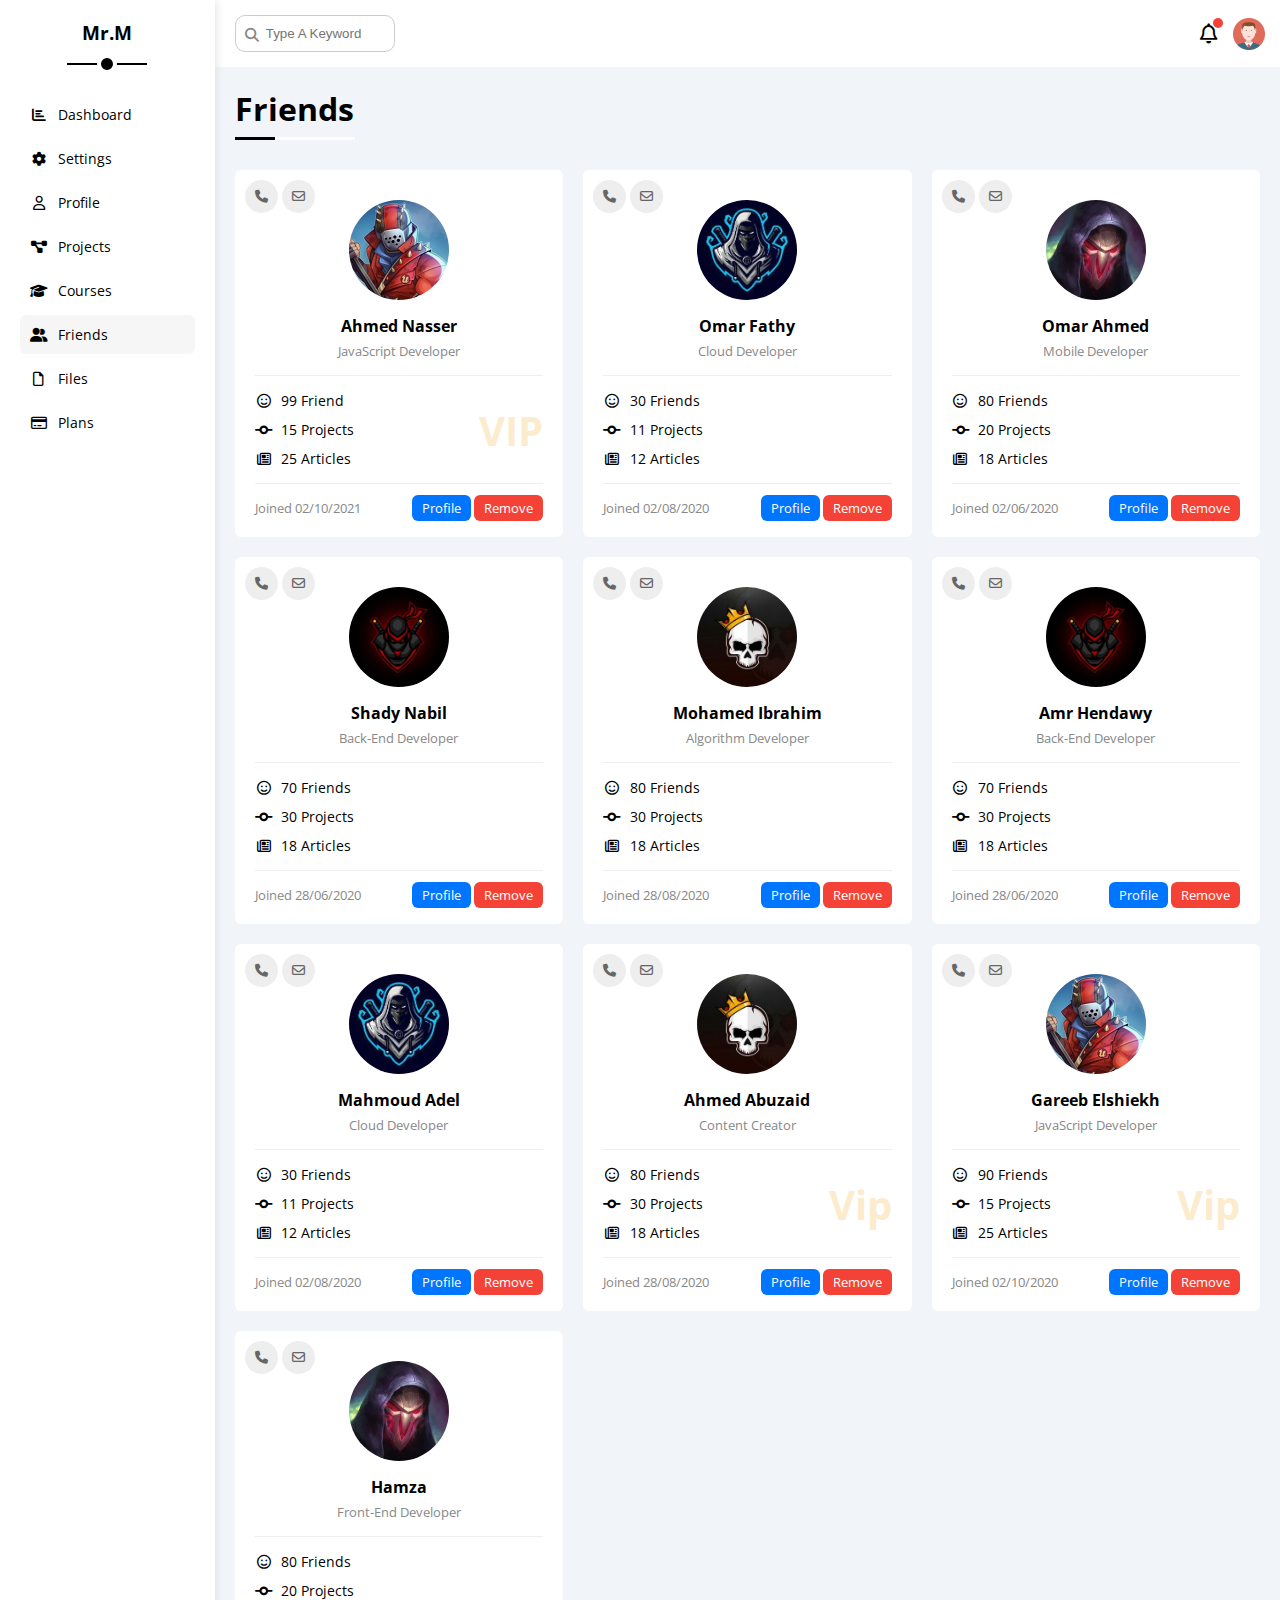
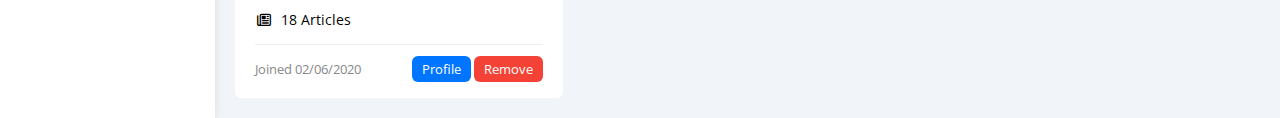
<file: friends.html>
<!DOCTYPE html>
<html lang="en">
<head>
    <meta charset="UTF-8">
    <meta name="viewport" content="width=device-width, initial-scale=1.0">
    <!-- Main Style sheets -->
    <link rel="stylesheet" href="css/all.min.css" />
    <link rel="stylesheet" href="css/framework.css" />
    <!-- Pages Stylesheets -->
    <link rel="stylesheet" href="css/master.css" />
    <link rel="stylesheet" href="css/pages/Friends.css" />
    <!-- Google Fonts -->
    <link rel="preconnect" href="https://fonts.googleapis.com">
    <link rel="preconnect" href="https://fonts.gstatic.com" crossorigin>
    <link href="https://fonts.googleapis.com/css2?family=Open+Sans:ital,wght@0,300..800;1,300..800&display=swap" rel="stylesheet">
    <title>Friends</title>
</head>
<body class="bg-ee">
    <div class="page d-flex">
        <div class="sidebar bg-white p-20 p-relative">
            <h3 class="p-relative txt-c mt-0">Mr.M</h3>
            <ul>
                <li>
                    <a class="d-flex align-center fs-14 c-black rad-6 p-10" href="index.html">
                        <i class="fa-solid fa-chart-bar fa-fw"></i>
                        <span class="fs-14 hide-mobile">Dashboard</span>
                    </a>
                </li>
                <li>
                    <a class="d-flex align-center fs-14 c-black rad-6 p-10" href="settings.html">
                        <i class="fa-solid fa-gear fa-fw"></i>
                        <span class="fs-14 hide-mobile">Settings</span>
                    </a>
                </li>
                <li>
                    <a class="d-flex align-center fs-14 c-black rad-6 p-10" href="profile.html">
                        <i class="fa-regular fa-user fa-fw"></i>
                        <span class="fs-14 hide-mobile">Profile</span>
                    </a>
                </li>
                <li>
                    <a class="d-flex align-center fs-14 c-black rad-6 p-10" href="projects.html">
                        <i class="fa-solid fa-diagram-project fa-fw"></i>
                        <span class="fs-14 hide-mobile">Projects</span>
                    </a>
                </li>
                <li>
                    <a class="d-flex align-center fs-14 c-black rad-6 p-10" href="courses.html">
                        <i class="fa-solid fa-graduation-cap fa-fw"></i>
                        <span class="fs-14 hide-mobile">Courses</span>
                    </a>
                </li>
                <li>
                    <a class="active d-flex align-center fs-14 c-black rad-6 p-10" href="friends.html">
                        <i class="fa-solid fa-user-group fa-fw"></i>
                        <span class="fs-14 hide-mobile">Friends</span>
                    </a>
                </li>
                <li>
                    <a class="d-flex align-center fs-14 c-black rad-6 p-10" href="files.html">
                        <i class="fa-regular fa-file fa-fw"></i>
                        <span class="fs-14 hide-mobile">Files</span>
                    </a>
                </li>
                <li>
                    <a class="d-flex align-center fs-14 c-black rad-6 p-10" href="plans.html">
                        <i class="fa-regular fa-credit-card fa-fw"></i>
                        <span class="fs-14 hide-mobile">Plans</span>
                    </a>
                </li>
            </ul>
        </div>
        <div class="content w-full ov-hidden">
            <!-- Start Head -->
            <div class="head bg-white p-15 between-flex">
                <div class="search p-relative">
                    <input class="p-10" type="search" placeholder="Type A Keyword" />
                </div>
                <div class="icons d-flex align-center">
                    <span class="notification p-relative">
                    <i class="fa-regular fa-bell fa-lg"></i>
                    </span>
                    <img src="imgs/avatar.png" alt="" />
                </div>
            </div>
            <!-- End Head -->
            <h1 class="p-relative">Friends</h1>
            <!-- Start Friends Page -->
            <div class="friends-page d-grid m-20 gap-20">
                <div class="friend bg-white rad-6 p-20 p-relative">
                <div class="contact">
                    <i class="fa-solid fa-phone"></i>
                    <i class="fa-regular fa-envelope"></i>
                </div>
                <div class="txt-c">
                    <img class="rad-half mt-10 mb-10 w-100 h-100" src="imgs/friend-01.jpg" alt="" />
                    <h4 class="m-0">Ahmed Nasser</h4>
                    <p class="c-grey fs-13 mt-5 mb-0">JavaScript Developer</p>
                </div>
                <div class="icons fs-14 p-relative">
                    <div class="mb-10">
                    <i class="fa-regular fa-face-smile fa-fw"></i>
                    <span>99 Friend</span>
                    </div>
                    <div class="mb-10">
                    <i class="fa-solid fa-code-commit fa-fw"></i>
                    <span>15 Projects</span>
                    </div>
                    <div>
                    <i class="fa-regular fa-newspaper fa-fw"></i>
                    <span>25 Articles</span>
                    </div>
                    <span class="vip fw-bold c-orange">VIP</span>
                </div>
                <div class="info between-flex fs-13">
                    <span class="c-grey">Joined 02/10/2021</span>
                    <div>
                    <a class="bg-blue c-white btn-shape" href="profile.html">Profile</a>
                    <a class="bg-red c-white btn-shape" href="#">Remove</a>
                    </div>
                </div>
                </div>
                <div class="friend bg-white rad-6 p-20 p-relative">
                <div class="contact">
                    <i class="fa-solid fa-phone"></i>
                    <i class="fa-regular fa-envelope"></i>
                </div>
                <div class="txt-c">
                    <img class="rad-half mt-10 mb-10 w-100 h-100" src="imgs/friend-02.jpg" alt="" />
                    <h4 class="m-0">Omar Fathy</h4>
                    <p class="c-grey fs-13 mt-5 mb-0">Cloud Developer</p>
                </div>
                <div class="icons fs-14 p-relative">
                    <div class="mb-10">
                    <i class="fa-regular fa-face-smile fa-fw"></i>
                    <span>30 Friends</span>
                    </div>
                    <div class="mb-10">
                    <i class="fa-solid fa-code-commit fa-fw"></i>
                    <span>11 Projects</span>
                    </div>
                    <div>
                    <i class="fa-regular fa-newspaper fa-fw"></i>
                    <span>12 Articles</span>
                    </div>
                </div>
                <div class="info between-flex fs-13">
                    <span class="c-grey">Joined 02/08/2020</span>
                    <div>
                    <a class="bg-blue c-white btn-shape" href="profile.html">Profile</a>
                    <a class="bg-red c-white btn-shape" href="">Remove</a>
                    </div>
                </div>
                </div>
                <div class="friend bg-white rad-6 p-20 p-relative">
                <div class="contact">
                    <i class="fa-solid fa-phone"></i>
                    <i class="fa-regular fa-envelope"></i>
                </div>
                <div class="txt-c">
                    <img class="rad-half mt-10 mb-10 w-100 h-100" src="imgs/friend-03.jpg" alt="" />
                    <h4 class="m-0">Omar Ahmed</h4>
                    <p class="c-grey fs-13 mt-5 mb-0">Mobile Developer</p>
                </div>
                <div class="icons fs-14 p-relative">
                    <div class="mb-10">
                    <i class="fa-regular fa-face-smile fa-fw"></i>
                    <span>80 Friends</span>
                    </div>
                    <div class="mb-10">
                    <i class="fa-solid fa-code-commit fa-fw"></i>
                    <span>20 Projects</span>
                    </div>
                    <div>
                    <i class="fa-regular fa-newspaper fa-fw"></i>
                    <span>18 Articles</span>
                    </div>
                </div>
                <div class="info between-flex fs-13">
                    <span class="c-grey">Joined 02/06/2020</span>
                    <div>
                    <a class="bg-blue c-white btn-shape" href="profile.html">Profile</a>
                    <a class="bg-red c-white btn-shape" href="">Remove</a>
                    </div>
                </div>
                </div>
                <div class="friend bg-white rad-6 p-20 p-relative">
                <div class="contact">
                    <i class="fa-solid fa-phone"></i>
                    <i class="fa-regular fa-envelope"></i>
                </div>
                <div class="txt-c">
                    <img class="rad-half mt-10 mb-10 w-100 h-100" src="imgs/friend-04.jpg" alt="" />
                    <h4 class="m-0">Shady Nabil</h4>
                    <p class="c-grey fs-13 mt-5 mb-0">Back-End Developer</p>
                </div>
                <div class="icons fs-14 p-relative">
                    <div class="mb-10">
                    <i class="fa-regular fa-face-smile fa-fw"></i>
                    <span>70 Friends</span>
                    </div>
                    <div class="mb-10">
                    <i class="fa-solid fa-code-commit fa-fw"></i>
                    <span>30 Projects</span>
                    </div>
                    <div>
                    <i class="fa-regular fa-newspaper fa-fw"></i>
                    <span>18 Articles</span>
                    </div>
                </div>
                <div class="info between-flex fs-13">
                    <span class="c-grey">Joined 28/06/2020</span>
                    <div>
                    <a class="bg-blue c-white btn-shape" href="profile.html">Profile</a>
                    <a class="bg-red c-white btn-shape" href="">Remove</a>
                    </div>
                </div>
                </div>
                <div class="friend bg-white rad-6 p-20 p-relative">
                <div class="contact">
                    <i class="fa-solid fa-phone"></i>
                    <i class="fa-regular fa-envelope"></i>
                </div>
                <div class="txt-c">
                    <img class="rad-half mt-10 mb-10 w-100 h-100" src="imgs/friend-05.jpg" alt="" />
                    <h4 class="m-0">Mohamed Ibrahim</h4>
                    <p class="c-grey fs-13 mt-5 mb-0">Algorithm Developer</p>
                </div>
                <div class="icons fs-14 p-relative">
                    <div class="mb-10">
                    <i class="fa-regular fa-face-smile fa-fw"></i>
                    <span>80 Friends</span>
                    </div>
                    <div class="mb-10">
                    <i class="fa-solid fa-code-commit fa-fw"></i>
                    <span>30 Projects</span>
                    </div>
                    <div>
                    <i class="fa-regular fa-newspaper fa-fw"></i>
                    <span>18 Articles</span>
                    </div>
                </div>
                <div class="info between-flex fs-13">
                    <span class="c-grey">Joined 28/08/2020</span>
                    <div>
                    <a class="bg-blue c-white btn-shape" href="profile.html">Profile</a>
                    <a class="bg-red c-white btn-shape" href="">Remove</a>
                    </div>
                </div>
                </div>
                <div class="friend bg-white rad-6 p-20 p-relative">
                <div class="contact">
                    <i class="fa-solid fa-phone"></i>
                    <i class="fa-regular fa-envelope"></i>
                </div>
                <div class="txt-c">
                    <img class="rad-half mt-10 mb-10 w-100 h-100" src="imgs/friend-04.jpg" alt="" />
                    <h4 class="m-0">Amr Hendawy</h4>
                    <p class="c-grey fs-13 mt-5 mb-0">Back-End Developer</p>
                </div>
                <div class="icons fs-14 p-relative">
                    <div class="mb-10">
                    <i class="fa-regular fa-face-smile fa-fw"></i>
                    <span>70 Friends</span>
                    </div>
                    <div class="mb-10">
                    <i class="fa-solid fa-code-commit fa-fw"></i>
                    <span>30 Projects</span>
                    </div>
                    <div>
                    <i class="fa-regular fa-newspaper fa-fw"></i>
                    <span>18 Articles</span>
                    </div>
                </div>
                <div class="info between-flex fs-13">
                    <span class="c-grey">Joined 28/06/2020</span>
                    <div>
                    <a class="bg-blue c-white btn-shape" href="profile.html">Profile</a>
                    <a class="bg-red c-white btn-shape" href="">Remove</a>
                    </div>
                </div>
                </div>
                <div class="friend bg-white rad-6 p-20 p-relative">
                <div class="contact">
                    <i class="fa-solid fa-phone"></i>
                    <i class="fa-regular fa-envelope"></i>
                </div>
                <div class="txt-c">
                    <img class="rad-half mt-10 mb-10 w-100 h-100" src="imgs/friend-02.jpg" alt="" />
                    <h4 class="m-0">Mahmoud Adel</h4>
                    <p class="c-grey fs-13 mt-5 mb-0">Cloud Developer</p>
                </div>
                <div class="icons fs-14 p-relative">
                    <div class="mb-10">
                    <i class="fa-regular fa-face-smile fa-fw"></i>
                    <span>30 Friends</span>
                    </div>
                    <div class="mb-10">
                    <i class="fa-solid fa-code-commit fa-fw"></i>
                    <span>11 Projects</span>
                    </div>
                    <div>
                    <i class="fa-regular fa-newspaper fa-fw"></i>
                    <span>12 Articles</span>
                    </div>
                </div>
                <div class="info between-flex fs-13">
                    <span class="c-grey">Joined 02/08/2020</span>
                    <div>
                    <a class="bg-blue c-white btn-shape" href="profile.html">Profile</a>
                    <a class="bg-red c-white btn-shape" href="">Remove</a>
                    </div>
                </div>
                </div>
                <div class="friend bg-white rad-6 p-20 p-relative">
                <div class="contact">
                    <i class="fa-solid fa-phone"></i>
                    <i class="fa-regular fa-envelope"></i>
                </div>
                <div class="txt-c">
                    <img class="rad-half mt-10 mb-10 w-100 h-100" src="imgs/friend-05.jpg" alt="" />
                    <h4 class="m-0">Ahmed Abuzaid</h4>
                    <p class="c-grey fs-13 mt-5 mb-0">Content Creator</p>
                </div>
                <div class="icons fs-14 p-relative">
                    <div class="mb-10">
                    <i class="fa-regular fa-face-smile fa-fw"></i>
                    <span>80 Friends</span>
                    </div>
                    <div class="mb-10">
                    <i class="fa-solid fa-code-commit fa-fw"></i>
                    <span>30 Projects</span>
                    </div>
                    <div>
                    <i class="fa-regular fa-newspaper fa-fw"></i>
                    <span>18 Articles</span>
                    </div>
                    <span class="vip fw-bold c-orange">Vip</span>
                </div>
                <div class="info between-flex fs-13">
                    <span class="c-grey">Joined 28/08/2020</span>
                    <div>
                    <a class="bg-blue c-white btn-shape" href="profile.html">Profile</a>
                    <a class="bg-red c-white btn-shape" href="">Remove</a>
                    </div>
                </div>
                </div>
                <div class="friend bg-white rad-6 p-20 p-relative">
                <div class="contact">
                    <i class="fa-solid fa-phone"></i>
                    <i class="fa-regular fa-envelope"></i>
                </div>
                <div class="txt-c">
                    <img class="rad-half mt-10 mb-10 w-100 h-100" src="imgs/friend-01.jpg" alt="" />
                    <h4 class="m-0">Gareeb Elshiekh</h4>
                    <p class="c-grey fs-13 mt-5 mb-0">JavaScript Developer</p>
                </div>
                <div class="icons fs-14 p-relative">
                    <div class="mb-10">
                    <i class="fa-regular fa-face-smile fa-fw"></i>
                    <span>90 Friends</span>
                    </div>
                    <div class="mb-10">
                    <i class="fa-solid fa-code-commit fa-fw"></i>
                    <span>15 Projects</span>
                    </div>
                    <div>
                    <i class="fa-regular fa-newspaper fa-fw"></i>
                    <span>25 Articles</span>
                    </div>
                    <span class="vip fw-bold c-orange">Vip</span>
                </div>
                <div class="info between-flex fs-13">
                    <span class="c-grey">Joined 02/10/2020</span>
                    <div>
                    <a class="bg-blue c-white btn-shape" href="profile.html">Profile</a>
                    <a class="bg-red c-white btn-shape" href="">Remove</a>
                    </div>
                </div>
                </div>
                <div class="friend bg-white rad-6 p-20 p-relative">
                <div class="contact">
                    <i class="fa-solid fa-phone"></i>
                    <i class="fa-regular fa-envelope"></i>
                </div>
                <div class="txt-c">
                    <img class="rad-half mt-10 mb-10 w-100 h-100" src="imgs/friend-03.jpg" alt="" />
                    <h4 class="m-0">Hamza</h4>
                    <p class="c-grey fs-13 mt-5 mb-0">Front-End Developer</p>
                </div>
                <div class="icons fs-14 p-relative">
                    <div class="mb-10">
                    <i class="fa-regular fa-face-smile fa-fw"></i>
                    <span>80 Friends</span>
                    </div>
                    <div class="mb-10">
                    <i class="fa-solid fa-code-commit fa-fw"></i>
                    <span>20 Projects</span>
                    </div>
                    <div>
                    <i class="fa-regular fa-newspaper fa-fw"></i>
                    <span>18 Articles</span>
                    </div>
                </div>
                <div class="info between-flex fs-13">
                    <span class="c-grey">Joined 02/06/2020</span>
                    <div>
                    <a class="bg-blue c-white btn-shape" href="profile.html">Profile</a>
                    <a class="bg-red c-white btn-shape" href="">Remove</a>
                    </div>
                </div>
                </div>
            
            <!-- End Friends Page -->
        </div>
    </div>
</body>
</html>
</file>
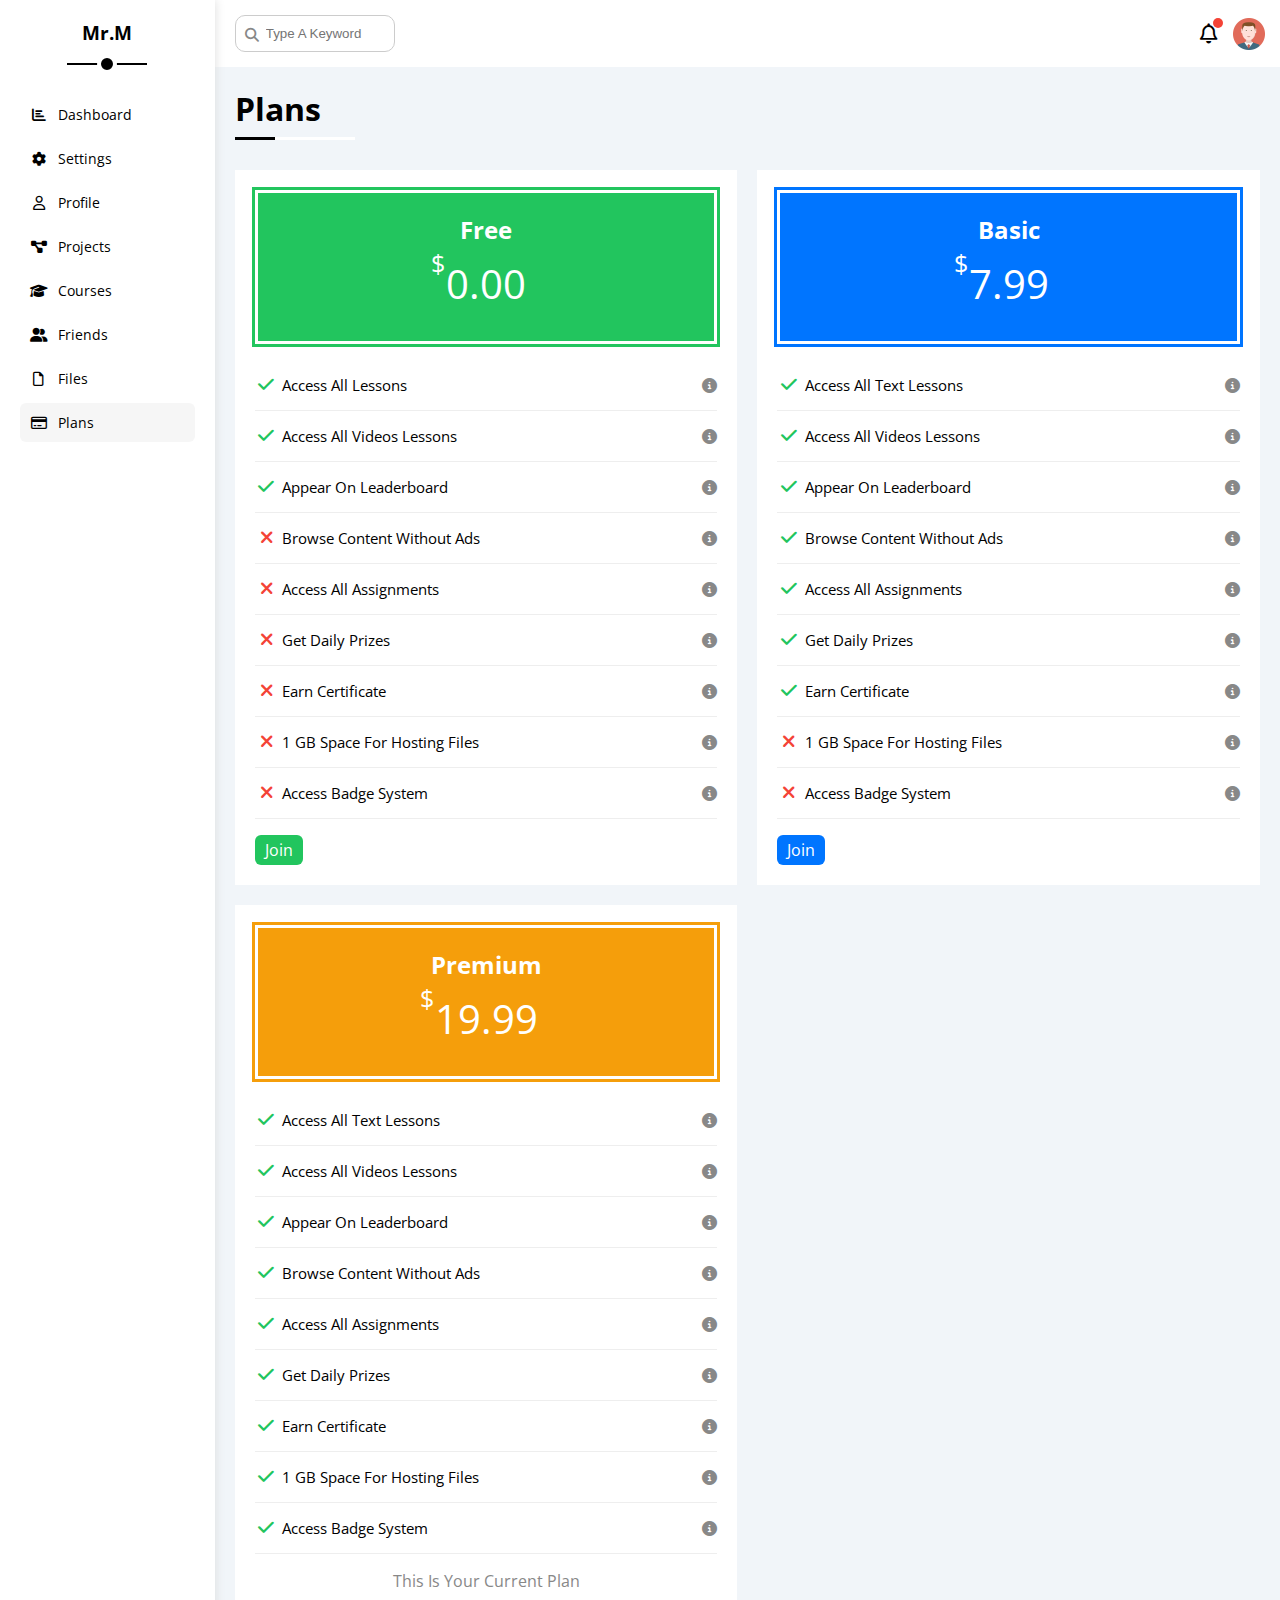
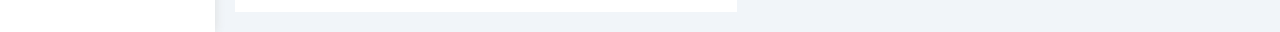
<file: plans.html>
<!DOCTYPE html>
<html lang="en">
<head>
    <meta charset="UTF-8">
    <meta name="viewport" content="width=device-width, initial-scale=1.0">
    <!-- Main Style sheets -->
    <link rel="stylesheet" href="css/all.min.css" />
    <link rel="stylesheet" href="css/framework.css" />
    <!-- Pages Stylesheets -->
    <link rel="stylesheet" href="css/master.css" />
    <link rel="stylesheet" href="css/pages/Plans.css" />
    <!-- Google Fonts -->
    <link rel="preconnect" href="https://fonts.googleapis.com">
    <link rel="preconnect" href="https://fonts.gstatic.com" crossorigin>
    <link href="https://fonts.googleapis.com/css2?family=Open+Sans:ital,wght@0,300..800;1,300..800&display=swap" rel="stylesheet">
    <title>Plans</title>
</head>
<body class="bg-ee">
    <div class="page d-flex">
        <div class="sidebar bg-white p-20 p-relative">
            <h3 class="p-relative txt-c mt-0">Mr.M</h3>
            <ul>
                <li>
                    <a class="d-flex align-center fs-14 c-black rad-6 p-10" href="index.html">
                        <i class="fa-solid fa-chart-bar fa-fw"></i>
                        <span class="fs-14 hide-mobile">Dashboard</span>
                    </a>
                </li>
                <li>
                    <a class="d-flex align-center fs-14 c-black rad-6 p-10" href="settings.html">
                        <i class="fa-solid fa-gear fa-fw"></i>
                        <span class="fs-14 hide-mobile">Settings</span>
                    </a>
                </li>
                <li>
                    <a class="d-flex align-center fs-14 c-black rad-6 p-10" href="profile.html">
                        <i class="fa-regular fa-user fa-fw"></i>
                        <span class="fs-14 hide-mobile">Profile</span>
                    </a>
                </li>
                <li>
                    <a class="d-flex align-center fs-14 c-black rad-6 p-10" href="projects.html">
                        <i class="fa-solid fa-diagram-project fa-fw"></i>
                        <span class="fs-14 hide-mobile">Projects</span>
                    </a>
                </li>
                <li>
                    <a class="d-flex align-center fs-14 c-black rad-6 p-10" href="courses.html">
                        <i class="fa-solid fa-graduation-cap fa-fw"></i>
                        <span class="fs-14 hide-mobile">Courses</span>
                    </a>
                </li>
                <li>
                    <a class="d-flex align-center fs-14 c-black rad-6 p-10" href="friends.html">
                        <i class="fa-solid fa-user-group fa-fw"></i>
                        <span class="fs-14 hide-mobile">Friends</span>
                    </a>
                </li>
                <li>
                    <a class="d-flex align-center fs-14 c-black rad-6 p-10" href="files.html">
                        <i class="fa-regular fa-file fa-fw"></i>
                        <span class="fs-14 hide-mobile">Files</span>
                    </a>
                </li>
                <li>
                    <a class="active d-flex align-center fs-14 c-black rad-6 p-10" href="plans.html">
                        <i class="fa-regular fa-credit-card fa-fw"></i>
                        <span class="fs-14 hide-mobile">Plans</span>
                    </a>
                </li>
            </ul>
        </div>
        <div class="content w-full ov-hidden">
            <!-- Start Head -->
            <div class="head bg-white p-15 between-flex">
                <div class="search p-relative">
                    <input class="p-10" type="search" placeholder="Type A Keyword" />
                </div>
                <div class="icons d-flex align-center">
                    <span class="notification p-relative">
                    <i class="fa-regular fa-bell fa-lg"></i>
                    </span>
                    <img src="imgs/avatar.png" alt="" />
                </div>
            </div>
            <!-- End Head -->
            <h1 class="p-relative">Plans</h1>
            <!-- Start Plans Page -->
            <div class="plans-page d-grid m-20 gap-20">
                <div class="plan green bg-white p-20">
                    <div class="top bg-green txt-c p-20">
                        <h2 class="m-0 c-white">Free</h2>
                        <div class="price c-white">
                            <span>$</span>0.00
                        </div>
                    </div>
                    <ul>
                        <li>
                            <i class="fa-solid fa-check fa-fw yes"></i>
                            <span>Access All Lessons</span>
                            <i class="fa-solid fa-circle-info help"></i>
                        </li>
                        <li>
                            <i class="fa-solid fa-check fa-fw yes"></i>
                            <span>Access All Videos Lessons</span>
                            <i class="fa-solid fa-circle-info help"></i>
                        </li>
                        <li>
                            <i class="fa-solid fa-check fa-fw yes"></i>
                            <span>Appear On Leaderboard</span>
                            <i class="fa-solid fa-circle-info help"></i>
                        </li>
                        <li>
                            <i class="fa-solid fa-xmark fa-fw"></i>
                            <span>Browse Content Without Ads</span>
                            <i class="fa-solid fa-circle-info help"></i>
                        </li>
                        <li>
                            <i class="fa-solid fa-xmark fa-fw"></i>
                            <span>Access All Assignments</span>
                            <i class="fa-solid fa-circle-info help"></i>
                        </li>
                        <li>
                            <i class="fa-solid fa-xmark fa-fw"></i>
                            <span>Get Daily Prizes</span>
                            <i class="fa-solid fa-circle-info help"></i>
                        </li>
                        <li>
                            <i class="fa-solid fa-xmark fa-fw"></i>
                            <span>Earn Certificate</span>
                            <i class="fa-solid fa-circle-info help"></i>
                        </li>
                        <li>
                            <i class="fa-solid fa-xmark fa-fw"></i>
                            <span>1 GB Space For Hosting Files</span>
                            <i class="fa-solid fa-circle-info help"></i>
                        </li>
                        <li>
                            <i class="fa-solid fa-xmark fa-fw"></i>
                            <span>Access Badge System</span>
                            <i class="fa-solid fa-circle-info help"></i>
                        </li>
                    </ul>
                    <a hred="#" class="btn-shape bg-green c-white d-block w-fit">Join</a>
                </div>
                <div class="plan blue bg-white p-20">
                    <div class="top bg-blue txt-c p-20">
                    <h2 class="m-0 c-white">Basic</h2>
                    <div class="price c-white"><span>$</span>7.99</div>
                    </div>
                    <ul class="list-none p-0">
                    <li>
                        <i class="fa-solid fa-check fa-fw yes"></i>
                        <span>Access All Text Lessons</span>
                        <i class="fa-solid fa-circle-info help"></i>
                    </li>
                    <li>
                        <i class="fa-solid fa-check fa-fw yes"></i>
                        <span>Access All Videos Lessons</span>
                        <i class="fa-solid fa-circle-info help"></i>
                    </li>
                    <li>
                        <i class="fa-solid fa-check fa-fw yes"></i>
                        <span>Appear On Leaderboard</span>
                        <i class="fa-solid fa-circle-info help"></i>
                    </li>
                    <li>
                        <i class="fa-solid fa-check fa-fw yes"></i>
                        <span>Browse Content Without Ads</span>
                        <i class="fa-solid fa-circle-info help"></i>
                    </li>
                    <li>
                        <i class="fa-solid fa-check fa-fw yes"></i>
                        <span>Access All Assignments</span>
                        <i class="fa-solid fa-circle-info help"></i>
                    </li>
                    <li>
                        <i class="fa-solid fa-check fa-fw yes"></i>
                        <span>Get Daily Prizes</span>
                        <i class="fa-solid fa-circle-info help"></i>
                    </li>
                    <li>
                        <i class="fa-solid fa-check fa-fw yes"></i>
                        <span>Earn Certificate</span>
                        <i class="fa-solid fa-circle-info help"></i>
                    </li>
                    <li>
                        <i class="fa-solid fa-xmark fa-fw"></i>
                        <span>1 GB Space For Hosting Files</span>
                        <i class="fa-solid fa-circle-info help"></i>
                    </li>
                    <li>
                        <i class="fa-solid fa-xmark fa-fw"></i>
                        <span>Access Badge System</span>
                        <i class="fa-solid fa-circle-info help"></i>
                    </li>
                    </ul>
                    <a href="#" class="btn-shape bg-blue c-white d-block w-fit">Join</a>
                </div>
                <!-- End Plan -->
                <!-- Start Plan -->
                <div class="plan orange bg-white p-20">
                    <div class="top bg-orange txt-c p-20">
                    <h2 class="m-0 c-white">Premium</h2>
                    <div class="price c-white"><span>$</span>19.99</div>
                    </div>
                    <ul class="list-none p-0">
                    <li>
                        <i class="fa-solid fa-check fa-fw yes"></i>
                        <span>Access All Text Lessons</span>
                        <i class="fa-solid fa-circle-info help"></i>
                    </li>
                    <li>
                        <i class="fa-solid fa-check fa-fw yes"></i>
                        <span>Access All Videos Lessons</span>
                        <i class="fa-solid fa-circle-info help"></i>
                    </li>
                    <li>
                        <i class="fa-solid fa-check fa-fw yes"></i>
                        <span>Appear On Leaderboard</span>
                        <i class="fa-solid fa-circle-info help"></i>
                    </li>
                    <li>
                        <i class="fa-solid fa-check fa-fw yes"></i>
                        <span>Browse Content Without Ads</span>
                        <i class="fa-solid fa-circle-info help"></i>
                    </li>
                    <li>
                        <i class="fa-solid fa-check fa-fw yes"></i>
                        <span>Access All Assignments</span>
                        <i class="fa-solid fa-circle-info help"></i>
                    </li>
                    <li>
                        <i class="fa-solid fa-check fa-fw yes"></i>
                        <span>Get Daily Prizes</span>
                        <i class="fa-solid fa-circle-info help"></i>
                    </li>
                    <li>
                        <i class="fa-solid fa-check fa-fw yes"></i>
                        <span>Earn Certificate</span>
                        <i class="fa-solid fa-circle-info help"></i>
                    </li>
                    <li>
                        <i class="fa-solid fa-check fa-fw yes"></i>
                        <span>1 GB Space For Hosting Files</span>
                        <i class="fa-solid fa-circle-info help"></i>
                    </li>
                    <li>
                        <i class="fa-solid fa-check fa-fw yes"></i>
                        <span>Access Badge System</span>
                        <i class="fa-solid fa-circle-info help"></i>
                    </li>
                    </ul>
                    <p class="c-grey m-0 txt-c">This Is Your Current Plan</p>
                </div>
            </div>
            <!-- End Plans Page -->
        </div>
    </div>
</body>
</html>
</file>
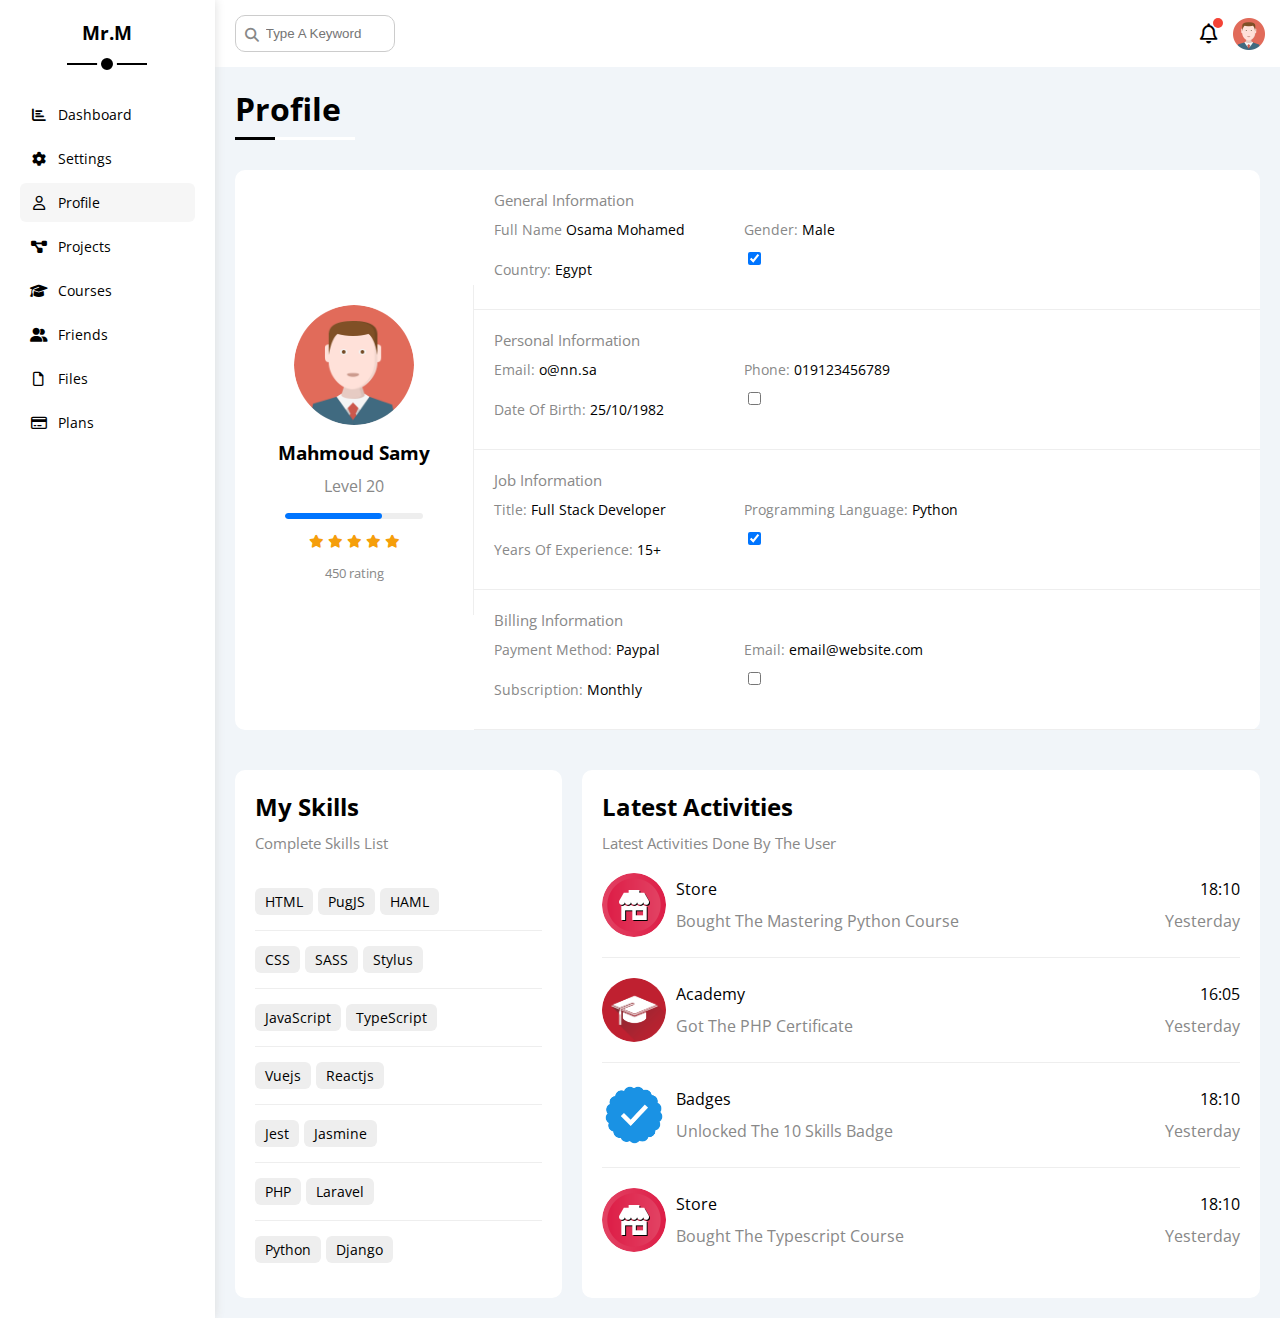
<file: profile.html>
<!DOCTYPE html>
<html lang="en">
<head>
    <meta charset="UTF-8">
    <meta name="viewport" content="width=device-width, initial-scale=1.0">
    <!-- Main Style sheets -->
    <link rel="stylesheet" href="css/all.min.css" />
    <link rel="stylesheet" href="css/framework.css" />
    <!-- Pages Stylesheets -->
    <link rel="stylesheet" href="css/master.css" />
    <link rel="stylesheet" href="css/pages/Profile.css" />
    <!-- Google Fonts -->
    <link rel="preconnect" href="https://fonts.googleapis.com">
    <link rel="preconnect" href="https://fonts.gstatic.com" crossorigin>
    <link href="https://fonts.googleapis.com/css2?family=Open+Sans:ital,wght@0,300..800;1,300..800&display=swap" rel="stylesheet">
    <title>Profile</title>
</head>
<body class="bg-ee">
    <div class="page d-flex">
        <div class="sidebar bg-white p-20 p-relative">
            <h3 class="p-relative txt-c mt-0">Mr.M</h3>
            <ul>
                <li>
                    <a class="d-flex align-center fs-14 c-black rad-6 p-10" href="index.html">
                        <i class="fa-solid fa-chart-bar fa-fw"></i>
                        <span class="fs-14 hide-mobile">Dashboard</span>
                    </a>
                </li>
                <li>
                    <a class="d-flex align-center fs-14 c-black rad-6 p-10" href="settings.html">
                        <i class="fa-solid fa-gear fa-fw"></i>
                        <span class="fs-14 hide-mobile">Settings</span>
                    </a>
                </li>
                <li>
                    <a class="active d-flex align-center fs-14 c-black rad-6 p-10" href="profile.html">
                        <i class="fa-regular fa-user fa-fw"></i>
                        <span class="fs-14 hide-mobile">Profile</span>
                    </a>
                </li>
                <li>
                    <a class="d-flex align-center fs-14 c-black rad-6 p-10" href="projects.html">
                        <i class="fa-solid fa-diagram-project fa-fw"></i>
                        <span class="fs-14 hide-mobile">Projects</span>
                    </a>
                </li>
                <li>
                    <a class="d-flex align-center fs-14 c-black rad-6 p-10" href="courses.html">
                        <i class="fa-solid fa-graduation-cap fa-fw"></i>
                        <span class="fs-14 hide-mobile">Courses</span>
                    </a>
                </li>
                <li>
                    <a class="d-flex align-center fs-14 c-black rad-6 p-10" href="friends.html">
                        <i class="fa-solid fa-user-group fa-fw"></i>
                        <span class="fs-14 hide-mobile">Friends</span>
                    </a>
                </li>
                <li>
                    <a class="d-flex align-center fs-14 c-black rad-6 p-10" href="index.html">
                        <i class="fa-regular fa-file fa-fw"></i>
                        <span class="fs-14 hide-mobile">Files</span>
                    </a>
                </li>
                <li>
                    <a class="d-flex align-center fs-14 c-black rad-6 p-10" href="index.html">
                        <i class="fa-regular fa-credit-card fa-fw"></i>
                        <span class="fs-14 hide-mobile">Plans</span>
                    </a>
                </li>
            </ul>
        </div>
        <div class="content w-full ov-hidden">
            <!-- Start Head -->
            <div class="head bg-white p-15 between-flex">
                <div class="search p-relative">
                    <input class="p-10" type="search" placeholder="Type A Keyword" />
                </div>
                <div class="icons d-flex align-center">
                    <span class="notification p-relative">
                    <i class="fa-regular fa-bell fa-lg"></i>
                    </span>
                    <img src="imgs/avatar.png" alt="" />
                </div>
            </div>
            <!-- End Head -->
            <h1 class="p-relative">Profile</h1>
            <div class="profile-page m-20">
                <!-- Start OverView -->
                <div class="overview bg-white rad-10 d-flex align-center">
                    <div class="avatar-box txt-c p-20">
                        <img class="mb-10 rad-half" src="imgs/avatar.png" alt="">
                        <h3 class="m-0">Mahmoud Samy</h3>
                        <p class="mt-10 c-grey">Level 20</p>
                        <div class="level rad-6 bg-eee p-relative">
                            <span style="width: 70%;"></span>
                        </div>
                        <div class="rating mt-10 mb-10">
                            <i class="fa-solid fa-star c-orange fs-13"></i>
                            <i class="fa-solid fa-star c-orange fs-13"></i>
                            <i class="fa-solid fa-star c-orange fs-13"></i>
                            <i class="fa-solid fa-star c-orange fs-13"></i>
                            <i class="fa-solid fa-star c-orange fs-13"></i>
                        </div>
                        <p class="c-grey fs-13">450 rating</p>
                    </div>
                    <div class="info-box w-full txt-c-mobile">
                        <!-- Start Information Row -->
                            <div class="box p-20 d-flex align-center">
                            <h4 class="c-grey fs-15 m-0 w-full">General Information</h4>
                            <div class="fs-14">
                                <span class="c-grey">Full Name</span>
                                <span>Osama Mohamed</span>
                            </div>
                            <div class="fs-14">
                                <span class="c-grey">Gender:</span>
                                <span>Male</span>
                            </div>
                            <div class="fs-14">
                                <span class="c-grey">Country:</span>
                                <span>Egypt</span>
                            </div>
                            <div class="fs-14">
                                <label>
                                <input class="toggle-checkbox" type="checkbox" checked />
                                <div class="toggle-switch"></div>
                                </label>
                            </div>
                            </div>
                            <!-- End Information Row -->
                            <!-- Start Information Row -->
                            <div class="box p-20 d-flex align-center">
                            <h4 class="c-grey w-full fs-15 m-0">Personal Information</h4>
                            <div class="fs-14">
                                <span class="c-grey">Email:</span>
                                <span>o@nn.sa</span>
                            </div>
                            <div class="fs-14">
                                <span class="c-grey">Phone:</span>
                                <span>019123456789</span>
                            </div>
                            <div class="fs-14">
                                <span class="c-grey">Date Of Birth:</span>
                                <span>25/10/1982</span>
                            </div>
                            <div class="fs-14">
                                <label>
                                <input class="toggle-checkbox" type="checkbox" />
                                <div class="toggle-switch"></div>
                                </label>
                            </div>
                            </div>
                            <!-- End Information Row -->
                            <!-- Start Information Row -->
                            <div class="box p-20 d-flex align-center">
                            <h4 class="c-grey w-full fs-15 m-0">Job Information</h4>
                            <div class="fs-14">
                                <span class="c-grey">Title:</span>
                                <span>Full Stack Developer</span>
                            </div>
                            <div class="fs-14">
                                <span class="c-grey">Programming Language:</span>
                                <span>Python</span>
                            </div>
                            <div class="fs-14">
                                <span class="c-grey">Years Of Experience:</span>
                                <span>15+</span>
                            </div>
                            <div class="fs-14">
                                <label>
                                <input class="toggle-checkbox" type="checkbox" checked />
                                <div class="toggle-switch"></div>
                                </label>
                            </div>
                            </div>
                            <!-- End Information Row -->
                            <!-- Start Information Row -->
                            <div class="box p-20 d-flex align-center">
                            <h4 class="c-grey w-full fs-15 m-0">Billing Information</h4>
                            <div class="fs-14">
                                <span class="c-grey">Payment Method:</span>
                                <span>Paypal</span>
                            </div>
                            <div class="fs-14">
                                <span class="c-grey">Email:</span>
                                <span>email@website.com</span>
                            </div>
                            <div class="fs-14">
                                <span class="c-grey">Subscription:</span>
                                <span>Monthly</span>
                            </div>
                            <div class="fs-14">
                                <label>
                                <input class="toggle-checkbox" type="checkbox" />
                                <div class="toggle-switch"></div>
                                </label>
                            </div>
                            </div>
                            <!-- End Information Row -->
                        </div>
                        </div>
                </div>
                <!-- Start OverView -->
                <!-- Start otherData -->
                <div class="other-data d-flex gap-20 m-20">
                    <!-- Start Skills Card -->
                    <div class="skills-card bg-white p-20 mt-20 rad-10">
                        <h2 class="mt-0 mb-10">My Skills</h2>
                        <p class="mt-0 mb-20 c-grey fs-15">Complete Skills List</p>
                        <ul class="m-0 txt-c-mobile">
                            <li><span>HTML</span><span>PugJS</span><span>HAML</span></li>
                            <li><span>CSS</span><span>SASS</span><span>Stylus</span></li>
                            <li><span>JavaScript</span><span>TypeScript</span></li>
                            <li><span>Vuejs</span><span>Reactjs</span></li>
                            <li><span>Jest</span><span>Jasmine</span></li>
                            <li><span>PHP</span><span>Laravel</span></li>
                            <li><span>Python</span><span>Django</span></li>
                        </ul>
                    </div>
                    <!-- End Skills Card -->
                    <!-- Start Activities Card -->
                    <div class="activities-cards bg-white bg-white p-20 mt-20 rad-10">
                        <h2 class="mt-0 mb-10">Latest Activities</h2>
                        <p class="mt-0 mb-20 c-grey fs-15">Latest Activities Done By The User</p>
                        <!-- Start activity -->
                        <div class="activity d-flex align-center txt-c-mobile">
                            <img src="imgs/activity-01.png" alt="">
                            <div class="info">
                                <span class="d-block mb-10">Store</span>
                                <span class="c-grey">Bought The Mastering Python Course</span>
                            </div>
                            <div class="date">
                                <span class="d-block mb-10">18:10</span>
                                <span class="c-grey">Yesterday</span>
                            </div>
                        </div>
                        <!-- Start activity -->
                        <!-- Start activity -->
                        <div class="activity d-flex align-center txt-c-mobile">
                            <img src="imgs/activity-02.png" alt="">
                            <div class="info">
                                <span class="d-block mb-10">Academy</span>
                                <span class="c-grey">Got The PHP Certificate</span>
                            </div>
                            <div class="date">
                                <span class="d-block mb-10">16:05</span>
                                <span class="c-grey">Yesterday</span>
                            </div>
                        </div>
                        <!-- Start activity -->
                        <!-- Start activity -->
                        <div class="activity d-flex align-center txt-c-mobile">
                            <img src="imgs/activity-03.png" alt="">
                            <div class="info">
                                <span class="d-block mb-10">Badges</span>
                                <span class="c-grey">Unlocked The 10 Skills Badge</span>
                            </div>
                            <div class="date">
                                <span class="d-block mb-10">18:10</span>
                                <span class="c-grey">Yesterday</span>
                            </div>
                        </div>
                        <!-- Start activity -->
                        <!-- Start activity -->
                        <div class="activity d-flex align-center txt-c-mobile">
                            <img src="imgs/activity-01.png" alt="">
                            <div class="info">
                                <span class="d-block mb-10">Store</span>
                                <span class="c-grey">Bought The Typescript Course</span>
                            </div>
                            <div class="date">
                                <span class="d-block mb-10">18:10</span>
                                <span class="c-grey">Yesterday</span>
                            </div>
                        </div>
                        <!-- Start activity -->
                    </div>
                    <!-- End Activities Card -->
                </div>
                <!-- End otherData -->
            </div>
        </div>
    </div>
    <script>
        function enableEmail() {
            document.querySelector(".email").removeAttribute("disabled");
        }
    </script>
</body>
</html>
</file>
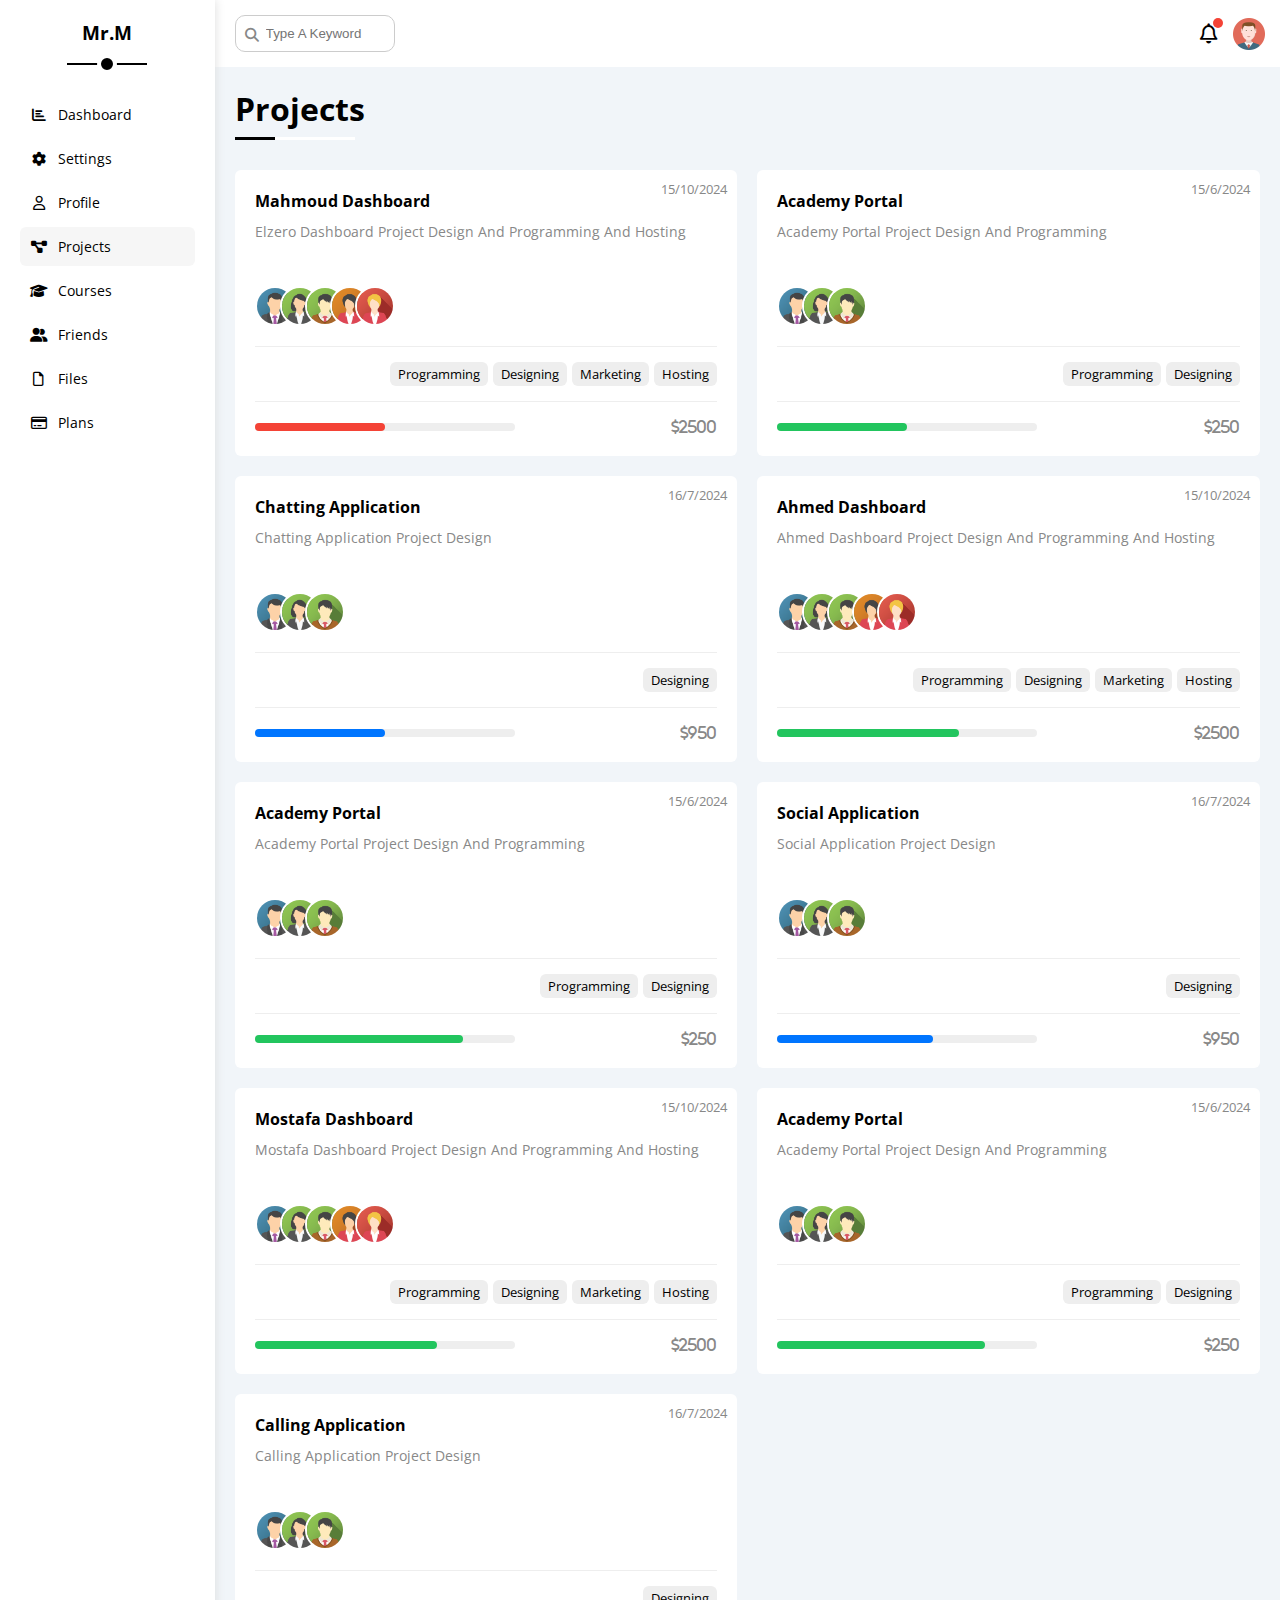
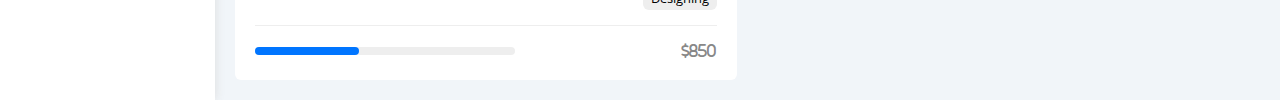
<file: projects.html>
<!DOCTYPE html>
<html lang="en">
<head>
    <meta charset="UTF-8">
    <meta name="viewport" content="width=device-width, initial-scale=1.0">
    <!-- Main Style sheets -->
    <link rel="stylesheet" href="css/all.min.css" />
    <link rel="stylesheet" href="css/framework.css" />
    <!-- Pages Stylesheets -->
    <link rel="stylesheet" href="css/master.css" />
    <link rel="stylesheet" href="css/pages/Projects.css" />
    <!-- Google Fonts -->
    <link rel="preconnect" href="https://fonts.googleapis.com">
    <link rel="preconnect" href="https://fonts.gstatic.com" crossorigin>
    <link href="https://fonts.googleapis.com/css2?family=Open+Sans:ital,wght@0,300..800;1,300..800&display=swap" rel="stylesheet">
    <title>Profile</title>
</head>
<body class="bg-ee">
    <div class="page d-flex">
        <div class="sidebar bg-white p-20 p-relative">
            <h3 class="p-relative txt-c mt-0">Mr.M</h3>
            <ul>
                <li>
                    <a class="d-flex align-center fs-14 c-black rad-6 p-10" href="index.html">
                        <i class="fa-solid fa-chart-bar fa-fw"></i>
                        <span class="fs-14 hide-mobile">Dashboard</span>
                    </a>
                </li>
                <li>
                    <a class="d-flex align-center fs-14 c-black rad-6 p-10" href="settings.html">
                        <i class="fa-solid fa-gear fa-fw"></i>
                        <span class="fs-14 hide-mobile">Settings</span>
                    </a>
                </li>
                <li>
                    <a class="d-flex align-center fs-14 c-black rad-6 p-10" href="profile.html">
                        <i class="fa-regular fa-user fa-fw"></i>
                        <span class="fs-14 hide-mobile">Profile</span>
                    </a>
                </li>
                <li>
                    <a class="active d-flex align-center fs-14 c-black rad-6 p-10" href="projects.html">
                        <i class="fa-solid fa-diagram-project fa-fw"></i>
                        <span class="fs-14 hide-mobile">Projects</span>
                    </a>
                </li>
                <li>
                    <a class="d-flex align-center fs-14 c-black rad-6 p-10" href="courses.html">
                        <i class="fa-solid fa-graduation-cap fa-fw"></i>
                        <span class="fs-14 hide-mobile">Courses</span>
                    </a>
                </li>
                <li>
                    <a class="d-flex align-center fs-14 c-black rad-6 p-10" href="friends.html">
                        <i class="fa-solid fa-user-group fa-fw"></i>
                        <span class="fs-14 hide-mobile">Friends</span>
                    </a>
                </li>
                <li>
                    <a class="d-flex align-center fs-14 c-black rad-6 p-10" href="files.html">
                        <i class="fa-regular fa-file fa-fw"></i>
                        <span class="fs-14 hide-mobile">Files</span>
                    </a>
                </li>
                <li>
                    <a class="d-flex align-center fs-14 c-black rad-6 p-10" href="plans.html">
                        <i class="fa-regular fa-credit-card fa-fw"></i>
                        <span class="fs-14 hide-mobile">Plans</span>
                    </a>
                </li>
            </ul>
        </div>
        <div class="content w-full ov-hidden">
            <!-- Start Head -->
            <div class="head bg-white p-15 between-flex">
                <div class="search p-relative">
                    <input class="p-10" type="search" placeholder="Type A Keyword" />
                </div>
                <div class="icons d-flex align-center">
                    <span class="notification p-relative">
                    <i class="fa-regular fa-bell fa-lg"></i>
                    </span>
                    <img src="imgs/avatar.png" alt="" />
                </div>
            </div>
            <h1 class="p-relative">Projects</h1>
            <!-- End Head -->
            <!-- Start Projects Page -->
            <div class="projects-page m-20 d-grid gap-20">
                <div class="project bg-white p-20 rad-6 p-relative">
                    <span class="date fs-13 c-grey p-absolute">15/10/2024</span>
                    <h4 class="m-0">Mahmoud Dashboard</h4>
                    <p class="fs-14 c-grey mt-10 mb-10">Elzero Dashboard Project Design And Programming And Hosting</p>
                    <div class="team p-relative">
                        <a href="#"><img alt="" src="imgs/team-01.png" /></a>
                        <a href="#"><img alt="" src="imgs/team-02.png" /></a>
                        <a href="#"><img alt="" src="imgs/team-03.png" /></a>
                        <a href="#"><img alt="" src="imgs/team-04.png" /></a>
                        <a href="#"><img alt="" src="imgs/team-05.png" /></a>
                    </div>
                    <div class="techs d-flex">
                        <span class="fs-13 rad-6 bg-eee btn-shape">Programming</span>
                        <span class="fs-13 rad-6 bg-eee btn-shape">Designing</span>
                        <span class="fs-13 rad-6 bg-eee btn-shape">Marketing</span>
                        <span class="fs-13 rad-6 bg-eee btn-shape">Hosting</span>
                    </div>
                    <div class="info between-flex">
                        <div class="progress bg-eee p-relative">
                            <span class="bg-red p-absolute" style="width: 50%"></span>
                        </div>
                        <div class="c-grey fs-14">
                            <i class="fa-solid fa-dollar-sign">2500</i>
                        </div>
                    </div>
                </div>
                <div class="project bg-white p-20 rad-6 p-relative">
                    <span class="date fs-13 c-grey p-absolute">15/6/2024</span>
                    <h4 class="m-0">Academy Portal</h4>
                    <p class="fs-14 c-grey mt-10 mb-10">Academy Portal Project Design And Programming</p>
                    <div class="team p-relative">
                        <a href="#"><img alt="" src="imgs/team-01.png" /></a>
                        <a href="#"><img alt="" src="imgs/team-02.png" /></a>
                        <a href="#"><img alt="" src="imgs/team-03.png" /></a>
                    </div>
                    <div class="techs d-flex">
                        <span class="fs-13 rad-6 bg-eee btn-shape">Programming</span>
                        <span class="fs-13 rad-6 bg-eee btn-shape">Designing</span>
                    </div>
                    <div class="info between-flex">
                        <div class="progress bg-eee p-relative">
                            <span class="bg-green p-absolute" style="width: 50%"></span>
                        </div>
                        <div class="c-grey fs-14">
                            <i class="fa-solid fa-dollar-sign">250</i>
                        </div>
                    </div>
                </div>
                <div class="project bg-white p-20 rad-6 p-relative">
                    <span class="date fs-13 c-grey p-absolute">16/7/2024</span>
                    <h4 class="m-0">Chatting Application</h4>
                    <p class="fs-14 c-grey mt-10 mb-10">Chatting Application Project Design</p>
                    <div class="team p-relative">
                        <a href="#"><img alt="" src="imgs/team-01.png" /></a>
                        <a href="#"><img alt="" src="imgs/team-02.png" /></a>
                        <a href="#"><img alt="" src="imgs/team-03.png" /></a>
                    </div>
                    <div class="techs d-flex">
                        <span class="fs-13 rad-6 bg-eee btn-shape">Designing</span>
                    </div>
                    <div class="info between-flex">
                        <div class="progress bg-eee p-relative">
                            <span class="bg-blue p-absolute" style="width: 50%"></span>
                        </div>
                        <div class="c-grey fs-14">
                            <i class="fa-solid fa-dollar-sign">950</i>
                        </div>
                    </div>
                </div>
                <div class="project bg-white p-20 rad-6 p-relative">
                    <span class="date fs-13 c-grey p-absolute">15/10/2024</span>
                    <h4 class="m-0">Ahmed Dashboard</h4>
                    <p class="fs-14 c-grey mt-10 mb-10">Ahmed Dashboard Project Design And Programming And Hosting</p>
                    <div class="team p-relative">
                        <a href="#"><img alt="" src="imgs/team-01.png" /></a>
                        <a href="#"><img alt="" src="imgs/team-02.png" /></a>
                        <a href="#"><img alt="" src="imgs/team-03.png" /></a>
                        <a href="#"><img alt="" src="imgs/team-04.png" /></a>
                        <a href="#"><img alt="" src="imgs/team-05.png" /></a>
                    </div>
                    <div class="techs d-flex">
                        <span class="fs-13 rad-6 bg-eee btn-shape">Programming</span>
                        <span class="fs-13 rad-6 bg-eee btn-shape">Designing</span>
                        <span class="fs-13 rad-6 bg-eee btn-shape">Marketing</span>
                        <span class="fs-13 rad-6 bg-eee btn-shape">Hosting</span>
                    </div>
                    <div class="info between-flex">
                        <div class="progress bg-eee p-relative">
                            <span class="bg-green p-absolute" style="width: 70%"></span>
                        </div>
                        <div class="c-grey fs-14">
                            <i class="fa-solid fa-dollar-sign">2500</i>
                        </div>
                    </div>
                </div>
                <div class="project bg-white p-20 rad-6 p-relative">
                    <span class="date fs-13 c-grey p-absolute">15/6/2024</span>
                    <h4 class="m-0">Academy Portal</h4>
                    <p class="fs-14 c-grey mt-10 mb-10">Academy Portal Project Design And Programming</p>
                    <div class="team p-relative">
                        <a href="#"><img alt="" src="imgs/team-01.png" /></a>
                        <a href="#"><img alt="" src="imgs/team-02.png" /></a>
                        <a href="#"><img alt="" src="imgs/team-03.png" /></a>
                    </div>
                    <div class="techs d-flex">
                        <span class="fs-13 rad-6 bg-eee btn-shape">Programming</span>
                        <span class="fs-13 rad-6 bg-eee btn-shape">Designing</span>
                    </div>
                    <div class="info between-flex">
                        <div class="progress bg-eee p-relative">
                            <span class="bg-green p-absolute" style="width: 80%"></span>
                        </div>
                        <div class="c-grey fs-14">
                            <i class="fa-solid fa-dollar-sign">250</i>
                        </div>
                    </div>
                </div>
                <div class="project bg-white p-20 rad-6 p-relative">
                    <span class="date fs-13 c-grey p-absolute">16/7/2024</span>
                    <h4 class="m-0">Social Application</h4>
                    <p class="fs-14 c-grey mt-10 mb-10">Social Application Project Design</p>
                    <div class="team p-relative">
                        <a href="#"><img alt="" src="imgs/team-01.png" /></a>
                        <a href="#"><img alt="" src="imgs/team-02.png" /></a>
                        <a href="#"><img alt="" src="imgs/team-03.png" /></a>
                    </div>
                    <div class="techs d-flex">
                        <span class="fs-13 rad-6 bg-eee btn-shape">Designing</span>
                    </div>
                    <div class="info between-flex">
                        <div class="progress bg-eee p-relative">
                            <span class="bg-blue p-absolute" style="width: 60%"></span>
                        </div>
                        <div class="c-grey fs-14">
                            <i class="fa-solid fa-dollar-sign">950</i>
                        </div>
                    </div>
                </div>
                <div class="project bg-white p-20 rad-6 p-relative">
                    <span class="date fs-13 c-grey p-absolute">15/10/2024</span>
                    <h4 class="m-0">Mostafa Dashboard</h4>
                    <p class="fs-14 c-grey mt-10 mb-10">Mostafa Dashboard Project Design And Programming And Hosting</p>
                    <div class="team p-relative">
                        <a href="#"><img alt="" src="imgs/team-01.png" /></a>
                        <a href="#"><img alt="" src="imgs/team-02.png" /></a>
                        <a href="#"><img alt="" src="imgs/team-03.png" /></a>
                        <a href="#"><img alt="" src="imgs/team-04.png" /></a>
                        <a href="#"><img alt="" src="imgs/team-05.png" /></a>
                    </div>
                    <div class="techs d-flex">
                        <span class="fs-13 rad-6 bg-eee btn-shape">Programming</span>
                        <span class="fs-13 rad-6 bg-eee btn-shape">Designing</span>
                        <span class="fs-13 rad-6 bg-eee btn-shape">Marketing</span>
                        <span class="fs-13 rad-6 bg-eee btn-shape">Hosting</span>
                    </div>
                    <div class="info between-flex">
                        <div class="progress bg-eee p-relative">
                            <span class="bg-green p-absolute" style="width: 70%"></span>
                        </div>
                        <div class="c-grey fs-14">
                            <i class="fa-solid fa-dollar-sign">2500</i>
                        </div>
                    </div>
                </div>
                <div class="project bg-white p-20 rad-6 p-relative">
                    <span class="date fs-13 c-grey p-absolute">15/6/2024</span>
                    <h4 class="m-0">Academy Portal</h4>
                    <p class="fs-14 c-grey mt-10 mb-10">Academy Portal Project Design And Programming</p>
                    <div class="team p-relative">
                        <a href="#"><img alt="" src="imgs/team-01.png" /></a>
                        <a href="#"><img alt="" src="imgs/team-02.png" /></a>
                        <a href="#"><img alt="" src="imgs/team-03.png" /></a>
                    </div>
                    <div class="techs d-flex">
                        <span class="fs-13 rad-6 bg-eee btn-shape">Programming</span>
                        <span class="fs-13 rad-6 bg-eee btn-shape">Designing</span>
                    </div>
                    <div class="info between-flex">
                        <div class="progress bg-eee p-relative">
                            <span class="bg-green p-absolute" style="width: 80%"></span>
                        </div>
                        <div class="c-grey fs-14">
                            <i class="fa-solid fa-dollar-sign">250</i>
                        </div>
                    </div>
                </div>
                <div class="project bg-white p-20 rad-6 p-relative">
                    <span class="date fs-13 c-grey p-absolute">16/7/2024</span>
                    <h4 class="m-0">Calling Application</h4>
                    <p class="fs-14 c-grey mt-10 mb-10">Calling Application Project Design</p>
                    <div class="team p-relative">
                        <a href="#"><img alt="" src="imgs/team-01.png" /></a>
                        <a href="#"><img alt="" src="imgs/team-02.png" /></a>
                        <a href="#"><img alt="" src="imgs/team-03.png" /></a>
                    </div>
                    <div class="techs d-flex">
                        <span class="fs-13 rad-6 bg-eee btn-shape">Designing</span>
                    </div>
                    <div class="info between-flex">
                        <div class="progress bg-eee p-relative">
                            <span class="bg-blue p-absolute" style="width: 40%"></span>
                        </div>
                        <div class="c-grey fs-14">
                            <i class="fa-solid fa-dollar-sign">850</i>
                        </div>
                    </div>
                </div>
            </div>
            <!-- End Projects Page -->
        </div>
    </div>
</body>
</html>
</file>
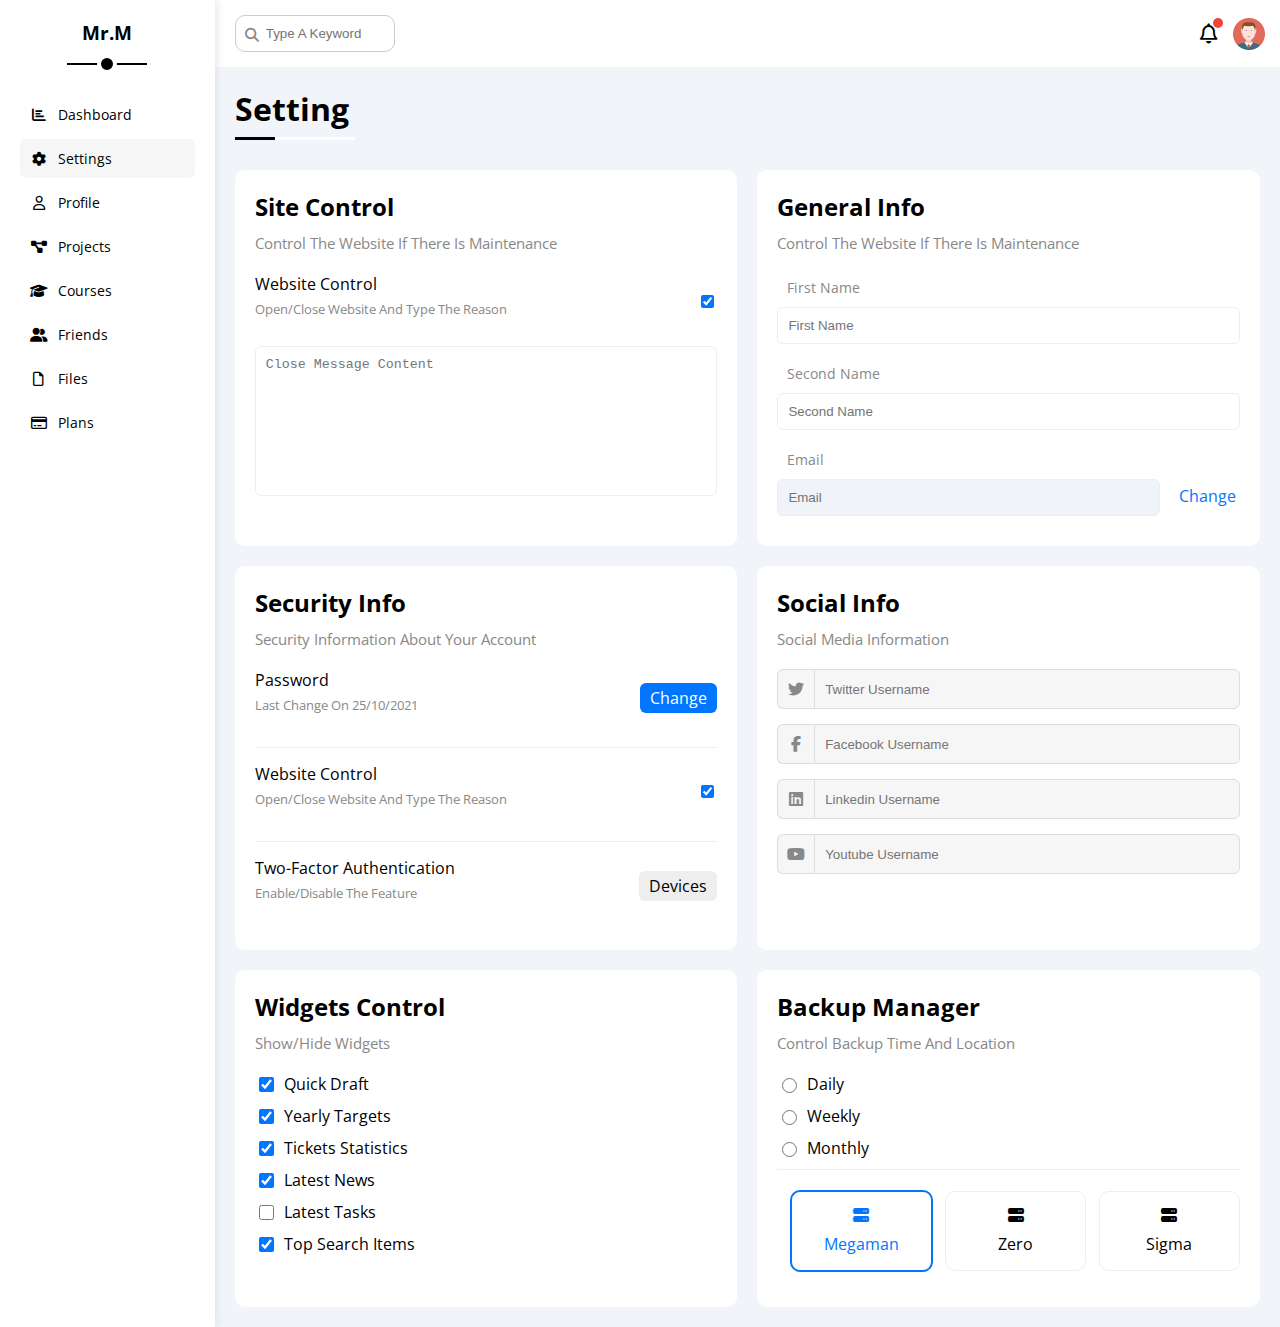
<file: settings.html>
<!DOCTYPE html>
<html lang="en">
<head>
    <meta charset="UTF-8">
    <meta name="viewport" content="width=device-width, initial-scale=1.0">
    <!-- Main Style sheets -->
    <link rel="stylesheet" href="css/all.min.css" />
    <link rel="stylesheet" href="css/framework.css" />
    <!-- Pages Stylesheets -->
    <link rel="stylesheet" href="css/master.css" />
    <link rel="stylesheet" href="css/pages/Setting.css" />
    <!-- Google Fonts -->
    <link rel="preconnect" href="https://fonts.googleapis.com">
    <link rel="preconnect" href="https://fonts.gstatic.com" crossorigin>
    <link href="https://fonts.googleapis.com/css2?family=Open+Sans:ital,wght@0,300..800;1,300..800&display=swap" rel="stylesheet">
    <title>Setting</title>
</head>
<body class="bg-ee">
    <div class="page d-flex">
        <div class="sidebar bg-white p-20 p-relative">
            <h3 class="p-relative txt-c mt-0">Mr.M</h3>
            <ul>
                <li>
                    <a class="d-flex align-center fs-14 c-black rad-6 p-10" href="index.html">
                        <i class="fa-solid fa-chart-bar fa-fw"></i>
                        <span class="fs-14 hide-mobile">Dashboard</span>
                    </a>
                </li>
                <li>
                    <a class="active d-flex align-center fs-14 c-black rad-6 p-10" href="settings.html">
                        <i class="fa-solid fa-gear fa-fw"></i>
                        <span class="fs-14 hide-mobile">Settings</span>
                    </a>
                </li>
                <li>
                    <a class="d-flex align-center fs-14 c-black rad-6 p-10" href="profile.html">
                        <i class="fa-regular fa-user fa-fw"></i>
                        <span class="fs-14 hide-mobile">Profile</span>
                    </a>
                </li>
                <li>
                    <a class="d-flex align-center fs-14 c-black rad-6 p-10" href="projects.html">
                        <i class="fa-solid fa-diagram-project fa-fw"></i>
                        <span class="fs-14 hide-mobile">Projects</span>
                    </a>
                </li>
                <li>
                    <a class="d-flex align-center fs-14 c-black rad-6 p-10" href="index.html">
                        <i class="fa-solid fa-graduation-cap fa-fw"></i>
                        <span class="fs-14 hide-mobile">Courses</span>
                    </a>
                </li>
                <li>
                    <a class="d-flex align-center fs-14 c-black rad-6 p-10" href="friends.html">
                        <i class="fa-solid fa-user-group fa-fw"></i>
                        <span class="fs-14 hide-mobile">Friends</span>
                    </a>
                </li>
                <li>
                    <a class="d-flex align-center fs-14 c-black rad-6 p-10" href="files.html">
                        <i class="fa-regular fa-file fa-fw"></i>
                        <span class="fs-14 hide-mobile">Files</span>
                    </a>
                </li>
                <li>
                    <a class="d-flex align-center fs-14 c-black rad-6 p-10" href="plans.html">
                        <i class="fa-regular fa-credit-card fa-fw"></i>
                        <span class="fs-14 hide-mobile">Plans</span>
                    </a>
                </li>
            </ul>
        </div>
        <div class="content w-full ov-hidden">
            <!-- Start Head -->
            <!-- Start Head -->
            <div class="head bg-white p-15 between-flex">
                <div class="search p-relative">
                    <input class="p-10" type="search" placeholder="Type A Keyword" />
                </div>
                <div class="icons d-flex align-center">
                    <span class="notification p-relative">
                    <i class="fa-regular fa-bell fa-lg"></i>
                    </span>
                    <img src="imgs/avatar.png" alt="" />
                </div>
            </div>
            <!-- End Head -->
            <h1 class="p-relative">Setting</h1>
            <!-- End Head -->
            <div class="settings-page m-20 d-grid gap-20">
                <!-- Start setting box -->
                <div class="bg-white p-20 rad-10">
                    <h2 class="mt-0 mb-10">Site Control</h2>
                    <p class="mt-0 mb-20 c-grey fs-15">Control The Website If There Is Maintenance</p>
                    <div class="options mb-15 between-flex">
                        <div>
                            <span>Website Control</span>
                            <p class="mt-5 mb-0 c-grey fs-13">Open/Close Website And Type The Reason</p>
                        </div>
                        <div>
                            <label>
                                <input class="toggle-checkbox" type="checkbox" checked/>
                                <div class="toggle-switch"></div>
                            </label>
                        </div>
                    </div>
                    <textarea class="close-message p-10 rad-6 d-block w-full" placeholder="Close Message Content"></textarea>
                </div>
                <!-- End setting box -->
                <!-- Start General Info Box -->
                <div class="general-box bg-white p-20 rad-10">
                    <h2 class="mt-0 mb-10">General Info</h2>
                    <p class="mt-0 c-grey fs-15">Control The Website If There Is Maintenance</p>
                    <div class="form mb-10">
                        <label for="first" class="fs-14 c-grey b-none p-10 d-block w-full">First Name</label>
                        <input id="first" type="text" placeholder="First Name" class="p-10 rad-6 d-block w-full">
                    </div>
                    <div class="form mb-10">
                        <label for="second" class="fs-14 c-grey b-none p-10 d-block w-full">Second Name</label>
                        <input id="second" type="text" placeholder="Second Name" class="p-10 rad-6 d-block w-full">
                    </div>
                    <div class="form mb-10">
                        <label for="email" class="fs-14 c-grey b-none p-10 d-block w-full">Email</label>
                        <input id="email" type="text" placeholder="Email" class="email p-10 rad-6 d-block w-full" disabled>
                        <a class="c-blue" onclick="enableEmail()">Change</a>
                    </div>
                </div>
                <!-- End General Info Box -->
                <!-- Start Security box -->
                <div class="security bg-white p-20 rad-10">
                    <h2 class="mt-0 mb-10">Security Info</h2>
                    <p class="mt-0 mb-20 c-grey fs-15">Security Information About Your Account</p>
                    <div class="options mb-15 between-flex">
                        <div>
                            <span>Password</span>
                            <p class="mt-5 mb-0 c-grey fs-13">Last Change On 25/10/2021</p>
                        </div>
                        <div>
                            <span class="btn-shape b-none bg-blue c-white">Change</span>
                        </div>
                    </div>
                    <div class="options mb-15 between-flex">
                        <div>
                            <span>Website Control</span>
                            <p class="mt-5 mb-0 c-grey fs-13">Open/Close Website And Type The Reason</p>
                        </div>
                        <div>
                            <label>
                                <input class="toggle-checkbox" type="checkbox" checked/>
                                <div class="toggle-switch"></div>
                            </label>
                        </div>
                    </div>
                    <div class="options mb-15 between-flex">
                        <div>
                            <span>Two-Factor Authentication</span>
                            <p class="mt-5 mb-0 c-grey fs-13">Enable/Disable The Feature</p>
                        </div>
                        <div>
                            <span class="btn-shape b-none bg-eee">Devices</span>
                        </div>
                    </div>
                </div>
                <!-- End Security box -->
                <!-- Start Social Media Box -->
                <div class="social-section bg-white p-20 rad-10">
                    <h2 class="mt-0 mb-10">Social Info</h2>
                    <p class="mt-0 mb-20 c-grey fs-15">Social Media Information</p>
                        <div class="d-flex align-center mb-15">
                            <i class="fa-brands fa-twitter center-flex c-grey"></i>
                            <input class="w-full" type="text" placeholder="Twitter Username" />
                        </div>
                        <div class="d-flex align-center mb-15">
                        <i class="fa-brands fa-facebook-f center-flex c-grey"></i>
                        <input class="w-full" type="text" placeholder="Facebook Username" />
                        </div>
                        <div class="d-flex align-center mb-15">
                        <i class="fa-brands fa-linkedin center-flex c-grey"></i>
                        <input class="w-full" type="text" placeholder="Linkedin Username" />
                        </div>
                        <div class="d-flex align-center">
                        <i class="fa-brands fa-youtube center-flex c-grey"></i>
                        <input class="w-full" type="text" placeholder="Youtube Username" />
                        </div>
                </div>
                <!-- End Social Media Box -->
                <!-- Start checkboxes Box -->
                <div class="checkbox-section bg-white p-20 rad-10">
                    <h2 class="mt-0 mb-10">Widgets Control</h2>
                    <p class="mt-0 mb-20 c-grey fs-15">Show/Hide Widgets</p>
                    <div class="check-widjet d-flex align-center mb-10">
                        <input id="check-widjet-1" type="checkbox" class="mr-10" checked>
                        <label for="check-widjet-1">Quick Draft</label>
                    </div>
                    <div class="check-widjet d-flex align-center mb-10">
                        <input id="check-widjet-2" type="checkbox" class="mr-10" checked>
                        <label for="check-widjet-2">Yearly Targets</label>
                    </div>
                    <div class="check-widjet d-flex align-center mb-10">
                        <input id="check-widjet-3" type="checkbox" class="mr-10" checked>
                        <label for="check-widjet-3">Tickets Statistics</label>
                    </div>
                    <div class="check-widjet d-flex align-center mb-10">
                        <input id="check-widjet-4" type="checkbox" class="mr-10" checked>
                        <label for="check-widjet-4">Latest News</label>
                    </div>
                    <div class="check-widjet d-flex align-center mb-10">
                        <input id="check-widjet-5" type="checkbox" class="mr-10">
                        <label for="check-widjet-5">Latest Tasks</label>
                    </div>
                    <div class="check-widjet d-flex align-center mb-10">
                        <input id="check-widjet-6" type="checkbox" class="mr-10" checked>
                        <label for="check-widjet-6">Top Search Items</label>
                    </div>
                </div>
                <!-- End checkboxes Box -->
                <!-- Start Backup Box -->
                <div class="checkbox-section bg-white p-20 rad-10">
                    <h2 class="mt-0 mb-10">Backup Manager</h2>
                    <p class="mt-0 mb-20 c-grey fs-15">Control Backup Time And Location</p>
                    <div class="radios">
                        <div class="check-widjet d-flex align-center mb-10">
                            <input id="daily" name="time" type="radio" class="mr-10">
                            <label for="daily">Daily</label>
                        </div>
                        <div class="radio-widjet d-flex align-center mb-10">
                            <input id="weekly" name="time" type="radio" class="mr-10">
                            <label for="weekly">Weekly</label>
                        </div>
                        <div class="radio-widjet d-flex align-center mb-10">
                            <input id="monthly" name="time" type="radio" class="mr-10">
                            <label for="monthly">Monthly</label>
                        </div>
                    </div>
                    <!-- Start Servers Box -->
                    <div class="servers d-flex align-center txt-c">
                        <input type="radio" name="servers" id="server-1" checked>
                        <div class="server mb-15 rad-10 w-full">
                            <label class="d-block m-15" for="server-1">
                                <i class="fa-solid fa-server d-block mb-10"></i>
                                Megaman
                            </label>
                        </div>

                        <input type="radio" name="servers" id="server-2">
                        <div class="server mb-15 rad-10 w-full">
                            <label class="d-block m-15" for="server-2">
                                <i class="fa-solid fa-server d-block mb-10"></i>
                                Zero
                            </label>
                        </div>

                        <input type="radio" name="servers" id="server-3">
                        <div class="server mb-15 rad-10 w-full">
                            <label class="d-block m-15" for="server-3">
                                <i class="fa-solid fa-server d-block mb-10"></i>
                                Sigma
                            </label>
                        </div>
                    </div>
                </div>
                <!-- End Servers Box -->
            </div>
        </div>
    </div>
    <script>
        function enableEmail() {
            document.querySelector(".email").removeAttribute("disabled");
        }
    </script>
</body>
</html>
</file>
<file: css/framework.css>
:root {
	--blue-color: #0075ff;
	--blue-alt-color: #0d69d5;
	--orange-color: #f59e0b;
	--green-color: #22c55e;
	--red-color: #f44336;
	--grey-color: #888;
}
/* Start Box */
.d-flex {
	display: flex;
}
.f-wrap {
	flex-wrap: wrap;
}
.align-center {
	align-items: center;
}
.space-between {
	justify-content: space-between;
}
.d-grid {
	display: grid;
}
.gap-20 {
	gap: 20px;
}
.d-block {
	display: block;
}
@media (max-width: 767px) {
	.block-mobile {
		display: block;
	}
	.hide-mobile {
		display: none;
	}
}
/* End Box */
/* Start Padding + Margin */
.p-10 {
	padding: 10px;
}
.p-15 {
	padding: 15px;
}
.p-20 {
	padding: 20px;
}
.pt-10 {
	padding-top: 10px;
}
.pt-15 {
	padding-top: 15px;
}
.pt-20 {
	padding-top: 20px;
}
.pb-10 {
	padding-bottom: 10px;
}
.pb-15 {
	padding-bottom: 15px;
}
.pb-20 {
	padding-bottom: 20px;
}
.pl-15 {
	padding-left: 15px;
}
.m-0 {
	margin: 0;
}
.m-15 {
	margin: 15px;
}
.m-20 {
	margin: 20px;
}
.mt-0 {
	margin-top: 0;
}
.mt-5 {
	margin-top: 5px;
}
.mt-10 {
	margin-top: 10px;
}
.mt-15 {
	margin-top: 15px;
}
.mt-20 {
	margin-top: 20px;
}
.mt-25 {
	margin-top: 25px;
}
.mr-10 {
	margin-right: 10px;
}
.mr-15 {
	margin-right: 15px;
}
.mb-5 {
	margin-bottom: 5px;
}
.mb-10 {
	margin-bottom: 10px;
}
.mb-15 {
	margin-bottom: 15px;
}
.mb-20 {
	margin-bottom: 20px;
}
.mb-25 {
	margin-bottom: 25px;
}
/* End Padding + Margin */
/* Start Color */
.c-black {
	color: black;
}
.c-white {
	color: white;
}
.c-grey {
	color: var(--grey-color);
}
.c-red {
	color: var(--red-color);
}
.c-green {
	color: var(--green-color);
}
.c-blue {
	color: var(--blue-color);
}
.c-orange {
	color: var(--orange-color);
}
.bg-red {
	background-color: var(--red-color);
}
.bg-green {
	background-color: var(--green-color);
}
.bg-blue {
	background-color: var(--blue-color);
}
.bg-orange {
	background-color: var(--orange-color);
}
.bg-white {
	background-color: white;
}
.bg-eee {
	background-color: #eee;
}
/* End Color */
/* Start Position */
.p-relative {
	position: relative;
}
.p-absolute {
	position: absolute;
}
/* End Position */
/* Start Font */
.txt-c {
	text-align: center;
}
.fs-13 {
	font-size: 13px;
}
.fs-14 {
	font-size: 14px;
}
.fs-15 {
	font-size: 15px;
}
.fs-25 {
	font-size: 25px;
}
.fw-bold {
	font-weight: bold;
}
@media (max-width: 767px) {
	.txt-c-mobile {
		text-align: center;
	}
}
/* End Font */
/* Start Border */
.rad-6 {
	border-radius: 6px;
}
.rad-10 {
	border-radius: 10px;
}
.rad-half {
	border-radius: 50%;
}
.b-none {
	border: none;
}
.border-ccc {
	border: 1px solid #ccc;
}
.border-eee {
	border: 1px solid #eee;
}

/* End Border */
/* Start Width + Height */
.w-full {
	width: 100%;
}
.w-100 {
	width: 100px;
}
.w-fit {
	width: fit-content;
}
.h-full {
	height: 100%;
}
.h-100 {
	height: 100px;
}
/* End Width + Height */
/* Start Components */
.center-flex {
	display: flex;
	align-items: center;
	justify-content: center;
}
.between-flex {
	display: flex;
	align-items: center;
	justify-content: space-between;
}
.btn-shape {
	padding: 4px 10px;
	border-radius: 6px;
}
/* End Components */
</file>
<file: css/master.css>
:root {
    --blue-color: #0075ff;
    --blue-alt-color: #0d69d5;
    --orange-color: #f59e0b;
    --green-color: #22c55e;
    --red-color: #f44336;
    --grey-color: #888;
}
* {
    box-sizing: border-box;
}
body {
    font-family: "Open Sans", sans-serif;
    margin: 0;
}
*:focus {
    outline: none;
}
a {
    text-decoration: none;
}
ul {
    list-style: none;
    padding: 0;
}
::-webkit-scrollbar {
    width: 15px;
}
::-webkit-scrollbar-track {
    background-color: white;
}
::-webkit-scrollbar-thumb {
    background-color: var(--blue-color);
}
::-webkit-scrollbar-thumb:hover {
    background-color: var(--blue-alt-color);
}
.page {
    background-color: #f1f5f9;
    min-height: 100vh;
}
/* Start Sidebar */
.sidebar {
    width: 250px;
    box-shadow: 0 0 10px #ddd;
}
.sidebar > h3 {
    margin-bottom: 50px;
}
.sidebar > h3::before,
.sidebar > h3::after {
    content: "";
    background-color: black;
    transform: translateX(-50%);
    position: absolute;
    left: 50%;
}
.sidebar > h3::before {
    width: 80px;
    height: 2px;
    bottom: -20px;
}
.sidebar > h3::after {
    bottom: -29px;
    width: 12px;
    height: 12px;
    border-radius: 50%;
    border: 4px solid white;
}
.sidebar ul li a {
    transition: 0.3s;
    margin-bottom: 5px;
}
.sidebar ul li a:hover,
.sidebar ul li a.active {
    background-color: #f6f6f6;
}
.sidebar ul li a span {
    font-size: 14px;
    margin-left: 10px;
}
@media (max-width: 767px) {
    .sidebar {
    width: 58px;
    padding: 10px;
    }
    .sidebar > h3 {
    font-size: 13px;
    margin-bottom: 15px;
    }
    .sidebar > h3::before,
    .sidebar > h3::after {
    display: none;
    }
    .sidebar ul li a span {
    display: none;
    }
}
/* End Sidebar */
/* Start Content */
.content {
    overflow: hidden;
}
.head .search::before {
    font-family: var(--fa-style-family-classic);
    content: "\f002";
    font-weight: 900;
    position: absolute;
    left: 15px;
    top: 50%;
    transform: translateY(-50%);
    font-size: 14px;
    color: var(--grey-color);
}
.head .search input {
    border: 1px solid #ccc;
    border-radius: 10px;
    margin-left: 5px;
    padding-left: 30px;
    width: 160px;
    transition: width 0.3s;
}
.head .search input:focus {
    width: 200px;
}
.head .search input:focus::placeholder {
    opacity: 0;
}
.head .icons .notification::before {
    content: "";
    position: absolute;
    width: 10px;
    height: 10px;
    background-color: var(--red-color);
    border-radius: 50%;
    right: -5px;
    top: -5px;
}
.head .icons img {
    width: 32px;
    height: 32px;
    margin-left: 15px;
}
.page h1 {
    margin: 20px 20px 40px;
}
.page h1::before,
.page h1::after {
    content: "";
    height: 3px;
    position: absolute;
    bottom: -10px;
    left: 0;
}
.page h1::before {
    background-color: white;
    width: 120px;
}
.page h1::after {
    background-color: black;
    width: 40px;
}
.wrapper {
    grid-template-columns: repeat(auto-fill, minmax(450px, 1fr));
    margin-left: 20px;
    margin-right: 20px;
    margin-bottom: 20px;
}
@media (max-width: 767px) {
    .wrapper {
    grid-template-columns: 1fr;
    margin-left: 10px;
    margin-right: 10px;
    gap: 10px;
    }
}
/* End Content */
</file>
<file: css/pages/Dashboard.css>
:root {
    --fa-style-family-classic: "Font Awesome 6 Free";
    --blue-color: #0075ff;
    --blue-alt-color: #0d69d5;
    --orange-color: #f59e0b;
    --green-color: #22c55e;
    --red-color: #f44336;
    --grey-color: #888;
    --border-color: #ccc;
}
/* Start Welcome Widget */
.welcome {
    overflow: hidden;
}
.welcome .intro img {
    width: 200px;
    margin-bottom: -10px;
}
.welcome .avatar {
    width: 64px;
    height: 64px;
    border: 2px solid white;
    border-radius: 50%;
    padding: 2px;
    box-shadow: 0 0 5px #ddd;
    margin-left: 20px;
    margin-top: -32px;
}
.welcome .body {
    border-top: 1px solid #eee;
    border-bottom: 1px solid #eee;
}
.welcome .body > div {
    flex: 1;
}
.welcome .visit {
    margin: 0 15px 15px auto;
    transition: 0.3s;
}
.welcome .visit:hover {
    background-color: var(--blue-alt-color);
}
@media (max-width: 767px) {
    .welcome .intro {
    padding-bottom: 30px;
    }
    .welcome .avatar {
    margin-left: 0;
    }
    .welcome .body > div:not(:last-child) {
    margin-bottom: 20px;
    }
}
/* End Welcome Widget */
/* Start Quick Draft Widget */
.quick-draft textarea {
    resize: none;
    min-height: 180px;
}
.quick-draft .save {
    margin-left: auto;
    transition: 0.3s;
    cursor: pointer;
}
.quick-draft .save:hover {
    background-color: var(--blue-alt-color);
}
/* End Quick Draft Widget */
/* Start Targets */
.targets .target-row .icon {
    width: 80px;
    height: 80px;
    margin-right: 15px;
}
.targets .details {
    flex: 1;
}
.targets .details .progress {
    height: 4px;
}
.targets .details .progress > span {
    position: absolute;
    left: 0;
    top: 0;
    height: 100%;
}
.targets .details .progress > span span {
    position: absolute;
    bottom: 16px;
    right: -16px;
    color: white;
    padding: 2px 5px;
    border-radius: 6px;
    font-size: 13px;
}
.targets .details .progress > span span::after {
    content: "";
    border-color: transparent;
    border-width: 5px;
    border-style: solid;
    position: absolute;
    bottom: -10px;
    left: 50%;
    transform: translateX(-50%);
}
.targets .details .progress > .blue span::after {
    border-top-color: var(--blue-color);
}
.targets .details .progress > .orange span::after {
    border-top-color: var(--orange-color);
}
.targets .details .progress > .green span::after {
    border-top-color: var(--green-color);
}
.blue .icon,
.blue .progress {
    background-color: rgb(0 117 255 / 20%);
}
.orange .icon,
.orange .progress {
    background-color: rgb(245 158 11 / 20%);
}
.green .icon,
.green .progress {
    background-color: rgb(34 197 94 / 20%);
}
/* End Targets */
/* Start Tickets */
.tickets .box {
    border: 1px solid #ccc;
    width: calc(50% - 10px);
}
@media (max-width: 767px) {
    .tickets .box {
    width: 100%;
    }
}
/* End Tickets */
/* Start Latest News */
.latest-news .news-row:not(:last-of-type) {
    margin-bottom: 20px;
    padding-bottom: 20px;
    border-bottom: 1px solid #eee;
}
.latest-news .news-row img {
    width: 100px;
    border-radius: 6px;
    margin-right: 15px;
}
.latest-news .info {
    flex-grow: 1;
}
.latest-news .info h3 {
    margin: 0 0 6px;
    font-size: 16px;
}
@media (max-width: 767px) {
    .latest-news .news-row {
    display: block;
    }
    .latest-news .news-row .label {
    margin: 10px auto;
    width: fit-content;
    }
}
/* End Latest News */
/* Start Tasks */
.tasks .task-row:not(:last-of-type) {
    margin-bottom: 15px;
    padding-bottom: 15px;
    border-bottom: 1px solid #eee;
}
.tasks .info {
    flex-grow: 1;
}
.tasks .done {
    opacity: 0.3;
}
.tasks .done h3,
.tasks .done p {
    text-decoration: line-through;
}
.tasks .delete {
    cursor: pointer;
    transition: 0.3s;
}
.tasks .delete:hover {
    color: var(--red-color);
}
/* End Tasks */
/* Start Latest Uploads */
.latest-uploads ul li:not(:last-child) {
    border-bottom: 1px solid #eee;
}
.latest-uploads ul li img {
    width: 40px;
    height: 40px;
}
/* End Latest Uploads */
/* Start Last Project */
.last-project ul::before {
    content: "";
    position: absolute;
    left: 11px;
    width: 2px;
    height: 100%;
    background-color: var(--blue-color);
}
.last-project ul li::before {
    content: "";
    width: 20px;
    height: 20px;
    display: block;
    border-radius: 50%;
    background-color: white;
    border: 2px solid white;
    outline: 2px solid var(--blue-color);
    margin-right: 15px;
    z-index: 1;
}
.last-project ul li.done::before {
    background-color: var(--blue-color);
}
.last-project ul li.current::before {
    animation: change-color 0.8s infinite alternate;
}
.last-project .launch-icon {
    position: absolute;
    width: 160px;
    right: 0;
    bottom: 0;
    opacity: 0.1;
}
/* End Last Project */
/* Start Reminders */
.reminders ul li .key {
    width: 15px;
    height: 15px;
}
.reminders ul li > .blue {
    border-left: 2px solid var(--blue-color);
}
.reminders ul li > .green {
    border-left: 2px solid var(--green-color);
}
.reminders ul li > .orange {
    border-left: 2px solid var(--orange-color);
}
.reminders ul li > .red {
    border-left: 2px solid var(--red-color);
}
/* End Reminders */
/* Start Latest Post */
.latest-post .avatar {
    width: 48px;
    height: 48px;
}
.latest-post .post-content {
    text-transform: capitalize;
    line-height: 1.8;
    border-top: 1px solid #eee;
    border-bottom: 1px solid #eee;
    min-height: 140px;
}
/* End Latest Post */
/* Start Social Media */
.social-media .box {
    padding-left: 70px;
}
.social-media .box i {
    position: absolute;
    left: 0;
    top: 0;
    width: 52px;
    transition: 0.3s;
}
.social-media .box i:hover {
    transform: rotate(5deg);
}
.social-media .twitter {
    background-color: rgb(29 161 242 / 20%);
    color: #1da1f2;
}
.social-media .twitter i,
.social-media .twitter a {
    background-color: #1da1f2;
}
.social-media .facebook {
    background-color: rgb(24 119 242 / 20%);
    color: #1da1f2;
}
.social-media .facebook i,
.social-media .facebook a {
    background-color: #1877f2;
}
.social-media .youtube {
    background-color: rgb(255 0 0 / 20%);
    color: #ff0000;
}
.social-media .youtube i,
.social-media .youtube a {
    background-color: #ff0000;
}
.social-media .linkedin {
    background-color: rgb(0 119 181 / 20%);
    color: #0077b5;
}
.social-media .linkedin i,
.social-media .linkedin a {
    background-color: #0077b5;
}
/* End Social Media */
/* Start Projects Table */
.projects .responsive-table {
    overflow-x: auto;
}
.projects table {
    min-width: 1000px;
    border-spacing: 0;
}
.projects thead td {
    background-color: #eee;
    font-weight: bold;
}
.projects table td {
    padding: 15px;
}
.projects tbody td {
    border-bottom: 1px solid #eee;
    border-left: 1px solid #eee;
    transition: 0.3s;
}
.projects table tbody tr td:last-child {
    border-right: 1px solid #eee;
}
.projects tbody tr:hover td {
    background-color: #faf7f7;
}
.projects table img {
    width: 32px;
    height: 32px;
    border-radius: 50%;
    padding: 2px;
    background-color: white;
}
.projects table img:not(:first-child) {
    margin-left: -20px;
}
.projects table .label {
    font-size: 13px;
}
</file>
<file: css/pages/Courses.css>
:root {
    --fa-style-family-classic: "Font Awesome 6 Free";
    --blue-color: #0075ff;
    --blue-alt-color: #0d69d5;
    --orange-color: #f59e0b;
    --green-color: #22c55e;
    --red-color: #f44336;
    --grey-color: #888;
    --border-color: #ccc;
}
/* Start Courses Page */
.courses-page {
    grid-template-columns: repeat(auto-fill, minmax(300px, 1fr));
}
@media (max-width: 767px) {
    .courses-page {
        grid-template-columns: 1fr;
    }
}
.courses-page .course {
    overflow: hidden;
}
.courses-page .cover {
    max-width: 100%;
    min-width: 100%;
}
.courses-page .instructor {
    position: absolute;
    width: 64px;
    height: 64px;
    top: 20px;
    left: 20px;
    border: 2px solid white;
    border-radius: 50%;
}
.courses-page .info {
    border-top: 1px solid #eee;
    font-size: 13px;
}
.courses-page .info .title {
    left: 50%;
    transform: translateX(-50%);
    font-size: 13px;
    top: -13px;
    height: 27px;
}
@media (max-width: 767px) {
    .courses-page {
        margin-left: 10px;
        margin-right: 10px;
        gap: 10px;
    }
}
/* End Courses Page */
</file>
<file: css/pages/Files.css>
:root {
    --fa-style-family-classic: "Font Awesome 6 Free";
    --blue-color: #0075ff;
    --blue-alt-color: #0d69d5;
    --orange-color: #f59e0b;
    --green-color: #22c55e;
    --red-color: #f44336;
    --grey-color: #888;
    --border-color: #ccc;
}
/* Start Files Page */
/* Start Files stats */
.files-page {
    flex-direction: row-reverse;
    align-items: start;
}
@media (max-width: 767px) {
    .files-page {
        flex-direction: column;
        align-items: normal;
    }
}
.files-page .files-stats {
    min-width: 260px;
}
.files-page .files-stats .icon {
    width: 40px;
    height: 40px;
    margin-right: 10px;
}
.files-page .files-stats .size {
    margin-left: auto;
}
.files-page .files-stats .blue {
    background-color: rgb(0 117 255 / 20%);
}
.files-page .files-stats .green {
    background-color: rgb(34 197 94 / 20%);
}
.files-page .files-stats .red {
    background-color: rgb(244 67 54 / 20%);
}
.files-page .files-stats .orange {
    background-color: rgb(245 158 11 / 20%);
}
.files-page .files-stats .upload {
    margin: 15px auto 0;
    padding: 10px 15px;
    transition: 0.3s;
}
.files-page .files-stats .upload:hover {
    background-color: var(--blue-color);
}
.files-page .files-stats .upload:hover i {
    animation: go-up 0.8s infinite;
}
/* End Files stats */
/* Start Files Content */
.files-page .files-content {
    flex: 1;
    grid-template-columns: repeat(auto-fill, minmax(200px, 1fr));
}
.files-page .files-content img {
    width: 64px;
    height: 64px;
    transition: 0.2s;
}
.files-page .files-content .file:hover img {
    transform: rotate(5deg);
}
.files-page .files-content .info {
    border-top: 1px solid #eee;
    padding-top: 10px;
}
/* End Files Page */
/* Start Aimations */
@keyframes go-up {
    0%, 100% {
        transform: translateY(0);
    }
    50% {
        transform: translateY(-5px);
    }

}
/* End Aimations */
</file>
<file: css/pages/Friends.css>
:root {
    --fa-style-family-classic: "Font Awesome 6 Free";
    --blue-color: #0075ff;
    --blue-alt-color: #0d69d5;
    --orange-color: #f59e0b;
    --green-color: #22c55e;
    --red-color: #f44336;
    --grey-color: #888;
    --border-color: #ccc;
}
/* Start Friends Page */
/* Start Friends Page */
.friends-page {
    grid-template-columns: repeat(auto-fill, minmax(300px, 1fr));
}
@media (max-width: 767px) {
    .friends-page {
    grid-template-columns: minmax(200px, 1fr);
    margin-left: 10px;
    margin-right: 10px;
    gap: 10px;
    }
}
.friends-page .contact {
    position: absolute;
    left: 10px;
    top: 10px;
}
.friends-page .contact i {
    background-color: #eee;
    padding: 10px;
    border-radius: 50%;
    color: #666;
    font-size: 13px;
    cursor: pointer;
    transition: 0.3s;
}
.friends-page .contact i:hover {
    background-color: var(--blue-color);
    color: white;
}
.friends-page .friend .icons {
    border-top: 1px solid #eee;
    border-bottom: 1px solid #eee;
    margin-top: 15px;
    margin-bottom: 15px;
    padding-top: 15px;
    padding-bottom: 15px;
}
.friends-page .friend .icons i {
    margin-right: 5px;
}
.friends-page .friend .icons .vip {
    position: absolute;
    right: 0;
    top: 50%;
    transform: translateY(-50%);
    font-size: 40px;
    opacity: 0.2;
}
/* End Friends Page */
/* End Friends Page */
</file>
<file: css/pages/Plans.css>
:root {
    --fa-style-family-classic: "Font Awesome 6 Free";
    --blue-color: #0075ff;
    --blue-alt-color: #0d69d5;
    --orange-color: #f59e0b;
    --green-color: #22c55e;
    --red-color: #f44336;
    --grey-color: #888;
    --border-color: #ccc;
}
/* Start Plans Page */
.plans-page {
    grid-template-columns: repeat(auto-fill, minmax(450px, 1fr));
}
.plans-page .plan .top {
    border: 3px solid white;
    outline: 3px solid transparent;
}
.plans-page .plan.green .top {
    outline: 3px solid var(--green-color);
    
}
.plans-page .plan.blue .top {
    outline: 3px solid var(--blue-color);
}
.plans-page .plan.orange .top {
    outline: 3px solid var(--orange-color);
}
.plans-page .plan .price {
    position: relative;
    font-size: 40px;
    width: fit-content;
    padding: 10px 15px;
    margin: auto;
}
.plans-page .plan .price span {
    position: absolute;
    top: 0;
    left: 0; 
    font-size: 25px;
}
.plans-page .plan ul li {
    padding: 15px 0;
    display: flex;
    align-items: center;
    font-size: 15px;
    border-bottom: 1px solid #eee;
}
.plans-page .plan ul li .yes {
    color: var(--green-color);
}
.plans-page .plan ul li i:not(.yes, .help) {
    color: var(--red-color);
}
.plans-page .plan ul li i:first-child {
    font-size: 18px;
    margin-right: 5px;
}
.plans-page .plan ul li i.help {
    color: var(--grey-color);
    margin-left: auto;
    cursor: pointer;
}
@media (max-width: 767px) {
    .plans-page {
        grid-template-columns: 1fr;
        margin-left: 10px;
        margin-right: 10px;
        gap: 10px;
    }
}
/* End Plans Page */
</file>
<file: css/pages/Profile.css>
:root {
    --fa-style-family-classic: "Font Awesome 6 Free";
    --blue-color: #0075ff;
    --blue-alt-color: #0d69d5;
    --orange-color: #f59e0b;
    --green-color: #22c55e;
    --red-color: #f44336;
    --grey-color: #888;
    --border-color: #ccc;
}
@media (max-width: 767px) {
    .overview {
        flex-direction: column;
    }
}
.profile-page .avatar-box {
    width: 300px;
    border-radius: 1px solid #eee;
}
@media (min-width: 768px) {
    .profile-page .avatar-box {
        border-right: 1px solid #eee;
    }
}
.profile-page .avatar-box > img {
    width: 120px;
    height: 120px;
}
.profile-page .avatar-box .level {
    height: 6px;
    overflow: hidden;
    margin: auto;
    width: 70%;
    position: relative
}
.profile-page .avatar-box .level span {
    position: absolute;
    left: 0;
    top: 0;
    height: 100%;
    background-color: var(--blue-color);
    border-radius: 6px;
}
.profile-page .info-box .box {
    flex-wrap: wrap;
    border-bottom: 1px solid #eee;
    transition: 0.3s;
}
.profile-page .info-box .box:hover {
    background-color: #f9f9f9;
}
.profile-page .info-box .box > div {
    min-width: 250px;
    padding: 10px 0 0;
}
.profile-page .info-box h4 {
    font-weight: normal;
}
/* Start Training Code */
.profile-page .info-box .toggle-switch {
    height: 20px;
}
@media (max-width: 767px) {
    .profile-page .info-box .toggle-switch {
    margin: auto;
    }
}
.profile-page .info-box .toggle-switch::before {
    width: 12px;
    height: 12px;
    font-size: 8px;
}
.profile-page .info-box .toggle-checkbox:checked + .toggle-switch::before {
    left: 62px;
}
/* Start Other Data */
@media (max-width: 767px) {
    .profile-page .other-data {
        flex-direction: column;
    }
}
.other-data .skills-card {
    flex-grow: 1;
}
.other-data .skills-card ul li {
    padding: 15px 0;
}
.other-data .skills-card ul li span {
    display: inline-flex;
    padding: 4px 10px;
    background-color: #eee;
    border-radius: 6px;
    font-size: 14px;
}
.other-data .skills-card ul li span:not(:last-child) {
    margin-right: 5px;
} 
.other-data .skills-card ul li:not(:last-child) {
    border-bottom: 1px solid #eee;
}
.other-data .activities-cards {
    flex-grow: 2;
}
.other-data .activities-cards .activity:not(:last-of-type) {
    border-bottom: 1px solid #eee;
    padding-bottom: 20px;
    margin-bottom: 20px;
}
.other-data .activities-cards .activity img {
    width: 64px;
    height: 64px;
    border-radius: 50%;
}
@media (min-width: 768px) {
    .other-data .activities-cards .activity .date {
        margin-left: auto;
        text-align: right;
    }
    .other-data .activities-cards .activity img {
        margin-right: 10px;
    }
}
@media (max-width: 767px) {
    .other-data {
        flex-direction: column;
    }
    .other-data > div {
        width: 100%
    }
    .other-data .activities-cards .activity {
        flex-direction: column;
    }
    .other-data .activities-cards .activity img {
        margin-bottom: 15px;
    }
    .other-data .activities-cards .activity .date {
        margin-top: 15px;
    }
}
/* Start Acivities */
/* End Acivities */
/* End Other Data */
</file>
<file: css/pages/Projects.css>
:root {
    --fa-style-family-classic: "Font Awesome 6 Free";
    --blue-color: #0075ff;
    --blue-alt-color: #0d69d5;
    --orange-color: #f59e0b;
    --green-color: #22c55e;
    --red-color: #f44336;
    --grey-color: #888;
    --border-color: #ccc;
}
/* Start Projects Page */
.projects-page {
    grid-template-columns: repeat(auto-fill, minmax(450px, 1fr));
}
.project .date {
    top: 10px;
    right: 10px;
}
.project .team {
    min-height: 80px;
}
.project .team a {
    position: absolute;
    left: 0;
    bottom: 0;
}
.project .team a:hover {
    z-index: 1;
}
.project .team a:nth-child(2) {
    left: 25px;
}
.project .team a:nth-child(3) {
    left: 50px;
}
.project .team a:nth-child(4) {
    left: 75px;
}
.project .team a:nth-child(5) {
    left: 100px;
}
.project .team img {
    width: 40px;
    height: 40px;
    border-radius: 50%;
    border: 2px solid white;
}
.project .techs {
    justify-content: flex-end;
    border-top: 1px solid #eee;
    padding-top: 15px;
    margin-top: 15px;
}
.project .techs span {
    padding: 3px 8px;
    margin-left: 5px;
    width: fit-content;
}
.project .info {
    border-top: 1px solid #eee;
    margin-top: 15px;
    padding-top: 15px;
}
.project .progress {
    height: 8px;
    width: 260px;
    border-radius: 6px;
}
.project .progress span {
    left: 0;
    top: 0;
    height: 100%;
    border-radius: 6px;
}
/* End Projects Page */
@media (max-width: 767px) {
    .projects-page {
        grid-template-columns: 1fr;
        margin-left: 10px;
        margin-right: 10px;
        gap: 10px;
    }
    .project .techs {
        flex-direction: column;
    }
    .project .techs span:not(:last-of-type) {
        margin-bottom: 15px;
    }
    .project .info {
        flex-direction: column;
    }
    .progress {
        margin-bottom: 15px;
    }
}
</file>
<file: css/pages/Setting.css>
/* Start Variables */
:root {
    --fa-style-family-classic: "Font Awesome 6 Free";
    --blue-color: #0075ff;
    --blue-alt-color: #0d69d5;
    --orange-color: #f59e0b;
    --green-color: #22c55e;
    --red-color: #f44336;
    --grey-color: #888;
    --border-color: #ccc;
}
/* End Variables */

/* Start Options Widget */
.settings-page {
    grid-template-columns: repeat(auto-fill, minmax(450px, 1fr));
}
.close-message {
    border: 1px solid #eee;
    resize: none;
    min-height: 150px;
}
/* End Options Widget */
/* Start General Box */
.general-box :disabled {
    cursor: no-drop;
    background-color: #f0f4f8;
    color: #bbb;
}
.general-box .form input {
    border: 1px solid #eee;
}
.general-box .form input.email {
    display: inline-flex;
    width: calc(100% - 80px);
    margin-right: 15px;
}
/* End General Box */
/* Start Sequirty box */
.security .options:not(:last-of-type) {
    border-bottom: 1px solid #eee;
    padding-bottom: 20px;
}
/* End Sequirty box */
/* Start Social Media Box */
.social-section i {
    width: 40px;
    height: 40px;
    background-color: #f6f6f6;
    border: 1px solid #ddd;
    border-right: none;
    border-radius: 6px 0 0 6px;
    transition: 0.3s;
}
.social-section input {
    height: 40px;
    background-color: #f6f6f6;
    border: 1px solid #ddd;
    padding-left: 10px;
    border-radius: 0 6px 6px 0;
}
.social-section > div:focus-within i {
    color: black;
}
/* End Social Media Box */
/* Start CHeckbox Widjet */
.checkbox-section > div label {
    cursor: pointer;
}
.checkbox-section > div input {
    width: 15px;
    height: 15px;
}
/* End CHeckbox Widjet */
/* Start Servers Box */
.servers {
    border-top: 1px solid #eee;
    padding-top: 20px;
}
.servers input {
    appearance: none;
    -webkit-appearance: none;
}
.servers .server {
    position: relative;
    border: 1px solid #eee;
}
.servers .server label {
    cursor: pointer;
}
.servers input[type="radio"]:checked + .server {
    border: 2px solid var(--blue-color);
    color: var(--blue-color);
}
/* End Servers Box */
@media (max-width: 767px) {
    .settings-page {
        grid-template-columns: 1fr;
    }
    .servers {
        flex-wrap: wrap;
    }
}
</file>
